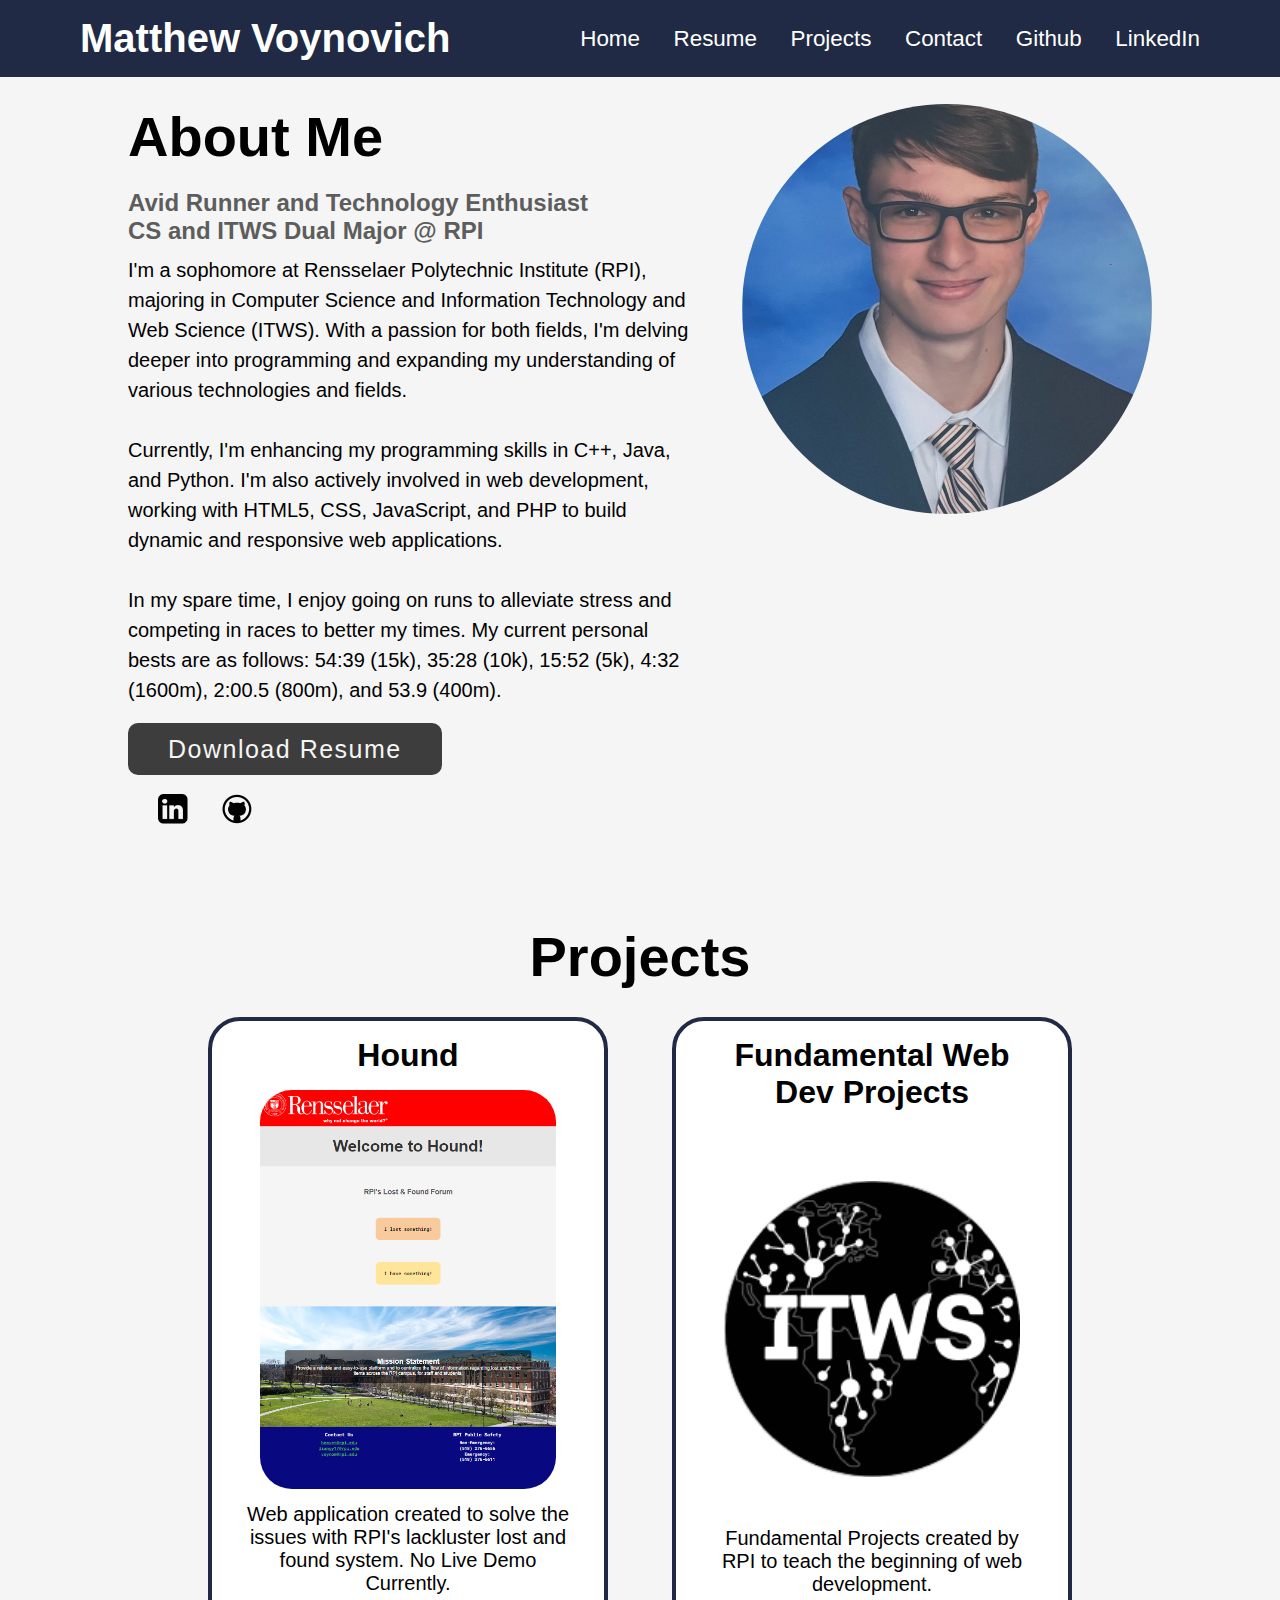
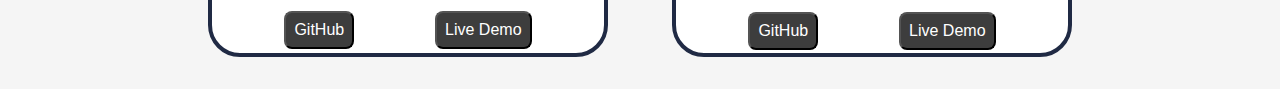
<file: index.html>
<!DOCTYPE html>
<html lang="en">
  <head>
    
    <title>Matthew Voynovich - Home</title>
    <meta http-equiv="Content-Type" content="text/html; charset=UTF-8">
    <link href="./css/index.css" rel ="stylesheet"/>
    <script type="text/javascript" src="https://ajax.googleapis.com/ajax/libs/jquery/3.7.1/jquery.min.js"></script>
    <script src="./js/displayNav.js"></script>
    
  </head>
  <body>
    <!-- NavBar added with JQuery for easier replication across pages
    <header id = "navigation">
      <a href = "#" class = "name">Matthew Voynovich</a>
      <nav class = "navbar">
        <a href = "#aboutSection">Home</a>
        <a href = "#">Projects</a>
        <a href = "./Labs/ITWS1100-Lab02-HTML/Voynom-MatthewVoynovich-resume.html" target ="_blank">Resume</a>
        <a href = "https://github.com/mvoynovich" target ="_blank">Github</a>
        <a href = "https://www.linkedin.com/in/matthew-c-voynovich" target ="_blank">LinkedIn</a>
        <a href = "#">Contact</a>
        
      </nav>
    </header> -->
    <div id = "aboutContainer">
      <div id = "about">
        <div id = "aboutSection">
          <div class = "title">
            <h1>About Me</h1>
          </div>
          <div class = "content">
            <h3>Avid Runner and Technology Enthusiast<br>CS and ITWS Dual Major @ RPI</h3>
            <p class = "aboutInfo">
              I'm a sophomore at Rensselaer Polytechnic Institute (RPI), majoring in Computer Science and Information Technology and Web Science (ITWS). With a passion for both fields, I'm delving deeper into programming and expanding my understanding of various technologies and fields. 
              <br><br>
              Currently, I'm enhancing my programming skills in C++, Java, and Python. I'm also actively involved in web development, working with HTML5, CSS, JavaScript, and PHP to build dynamic and responsive web applications.
              <br><br>
              In my spare time, I enjoy going on runs to alleviate stress and competing in races to better my times. My current personal bests are as follows: 54:39 (15k), 35:28 (10k), 15:52 (5k), 4:32 (1600m), 2:00.5 (800m), and 53.9 (400m). 
            </p>
            <div class = "moreButton">
              <a href = "./resources/MatthewVoynovich.pdf" download>Download Resume</a>
            </div>
            <div class = "links">
              <a href = "https://www.linkedin.com/in/matthew-c-voynovich" target ="_blank"><img src="./resources/LinkedIcon.png" alt = "LinkedIn Icon"></a>
              <a href = "https://github.com/mvoynovich" target ="_blank"><img src="./resources/GithubIcon.png" alt = "GitHub Icon"></a>
            </div>
          </div>
        </div>
        <div id = "imgSection">
          <img src="./resources/ProfilePicture.jpg" alt="Profile Picture">
        </div>
      </div>
    </div>
    <div id = "projectsContainer">
      <div id = "projects">
        <h1>Projects</h1>
        <div class = "allProjects">
          <div class = "project">
            <h2>Hound</h2>
            <div class = "projImg">
              <img src = "./resources/Hound.png" alt="Lost and Found Icon">
            </div>
            <p class = "projectBlurb">Web application created to solve the issues with RPI's lackluster lost and found system. No Live Demo Currently.</p>
            <div class = "buttons">
              <button class = "projButton" onclick="location.href='https://github.com/mvoynovich/LostAndFound'">GitHub</button>
              <button class = "demoButton" onclick="location.href=''">Live Demo</button>
            </div>
          </div>
          <div class = "project">
            <h2>Fundamental Web Dev Projects</h2>
            <div class = "projImg">
              <br><br><br>
              <img src = "./resources/ITWSFundamentals.png" alt="Lost and Found Icon">
              
            </div>
            <br><br>
            <p class = "projectBlurb">Fundamental Projects created by RPI to teach the beginning of web development.</p>
            <div class = "buttons">
              
              <button class = "projButton" onclick="location.href='https://github.com/mvoynovich/LostAndFound'">GitHub</button>
              <button class = "demoButton" onclick="location.href=''">Live Demo</button>
            </div>
          </div>
        </div>
      </div>
    </div>
  </body>
</html> 
<!-- 
<!DOCTYPE html>
<html lang="en">
  <head>
    
    <title>Matthew Voynovich - Home</title>
    <meta http-equiv="Content-Type" content="text/html; charset=UTF-8">
    <link href="css/index.css" rel ="stylesheet"/>
    <link rel="icon" type="image/x-icon" href="resources/Favicon.ico">
    <script type="text/javascript" src="https://ajax.googleapis.com/ajax/libs/jquery/3.7.1/jquery.min.js"></script>
    <script src="js/displayNav.js"></script>
    <script type="text/javascript" src="js/latestProjects.js"></script>
  </head>
  <body>
    <div id="text">
      <h2>About Me</h2>
      <p id = "about">
        I am Matthew Voynovich, a Computer Science and  Information Technology and Web Science dual major at Rensselaer Polytechnic Institue.  
        I am interested in all things technology and like to hyperfocus on random things I enjoy.
        I like to watch random videos on interesting topics and research more into them.
        Though I enjoy sitting back, watching videos, and playing games, I mostly enjoy going on runs to clear my mind and eliminate stress. 
        My current times in various races are:  54:39 (15k), 35:28 (10k), 15:52 (5k), 4:32 (1600m), 2:00.5 (800m), and 53.9 (400m). 
        I continue to keep runs as a staple part of my life and am the acting event coordinator for the Rensselaer Running Club.
      </p>
      <div id = "featured">
        <h2>Latest Projects </h2>
        <div id="fProjects">

        </div>
      </div>
    </div>
  </body>
</html> 
-->

<!-- 
PLACEHOLDER TEMPLATE IN CASE DYNAMIC UPDATING DOES NOT WORK
<div id="fProjects">
  <a href = "Labs/ITWS1100-Lab02-HTML/Voynom-MatthewVoynovich-resume.html">
    <h2>Resume</h2>
    <img src ="resources/ResumeIcon.png" width = "100" alt="icon of a resume">
  </a>
  <ul>
    <li>Click the Resume or LinkedIn tab on the side to see my updated resume in whatever form you wish!</li>
    <li>Created a stand-alone html resume for the class</li>
    <li>Learned new techniques in html and css</li>
    <li>Linked the resume and LinkedIn to my personal website<br><br> </li>
  </ul>
  <h2>RSS & Atom Feeds</h2>
  <img src ="resources/newspaper.png" width = "100" alt="icon of a newspaper">
  <ul>
   <li>Made both a RSS and Atom feed for webpage</li>
    <li>Contains articles about running and track events I find interesting</li>
    <li>Link to RSS: <a href = "Labs/ITWS1100-Lab4-RSS&Atom/IntroITWS-Lab4-RSS&Atom-TemplateRSS.xml">Click to view RSS feed</a></li>
    <li>Link to Atom: <a href = "Labs/ITWS1100-Lab4-RSS&Atom/IntroITWS-Lab4-RSS&Atom-TemplateAtom.xml"> Click to view Atom feed</a></li>
  </ul>
  <br>
  <a href = "Labs/ITWS1100-Lab5-JavaScript/lab5.html">
    <h2>JavaScript Form</h2>
    <img src ="resources/form.png" width = "100" alt="[description of icon]">
  </a>
  <ul>
    <li>HTML page containing a form to submit contact information</li>
    <li>Buttons to navigate back to main site</li>
    <li>Validated form by checking if user entered in all required information</li>
    <li>Read data from form without a submit</li>
    <li>Used to learn and understand javascript</li>
  </ul>
  <br>
  <a href = "Labs/ITWS1100-lab6-jQuery/lab6.html">
    <h2>JQuery Page</h2>
    <img src ="resources/jQuery.png" width = "100" alt="[description of icon]">
  </a>
  <ul>
    <li>Edited a page to have functionality using the JQuery package</li>
    <li>Used to learn how to utilize JQuery and JavaScript to make changed to a page and elements with on events</li>
    <li>Instructions for the lab are on the solution page linked (can get to the page by clicking on the Jquery image)</li>
    <li>Buttons on page to navigate back to main website</li>
  </ul>
  
    Template for adding and swapping featured projects
  <a href = "[insert link to project]">
    <h2>[project name]</h2>
    <img src ="[link to small image representing project]" width = "100" alt="[description of icon]">
  </a>
  <ul>
    <li>[comments and description about project, add as many list items as needed]</li>
  </ul>
  -->
</file>
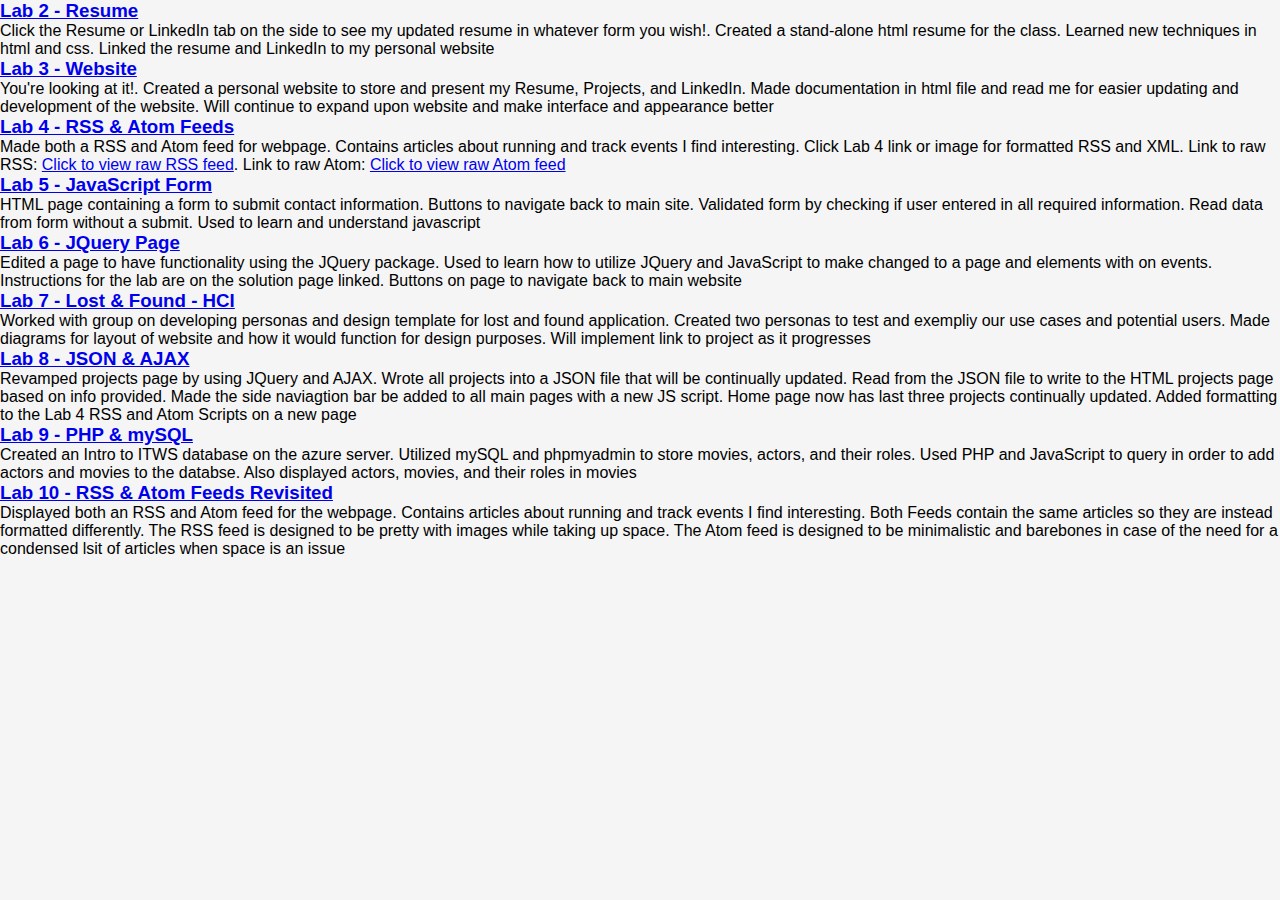
<file: pages/projects.html>
<!DOCTYPE html>
<html lang="en">
  <head>
    <base href = "../">
    <title>Matthew Voynovich - Projects</title>
    <meta http-equiv="Content-Type" content="text/html; charset=UTF-8"/>
    <link href="css/index.css" rel ="stylesheet"/>
    <script type="text/javascript" src="https://ajax.googleapis.com/ajax/libs/jquery/3.7.1/jquery.min.js"></script>
    <script type="text/javascript" src="js/displayProjects.js"></script>
    <script type="text/javascript" src="js/displayNav.js"></script>
    <link rel="icon" type="image/x-icon" href="resources/Favicon.ico">
  </head>
  <body>
    <div id="allProjects">  
    </div>
  </body>
</html>
</file>
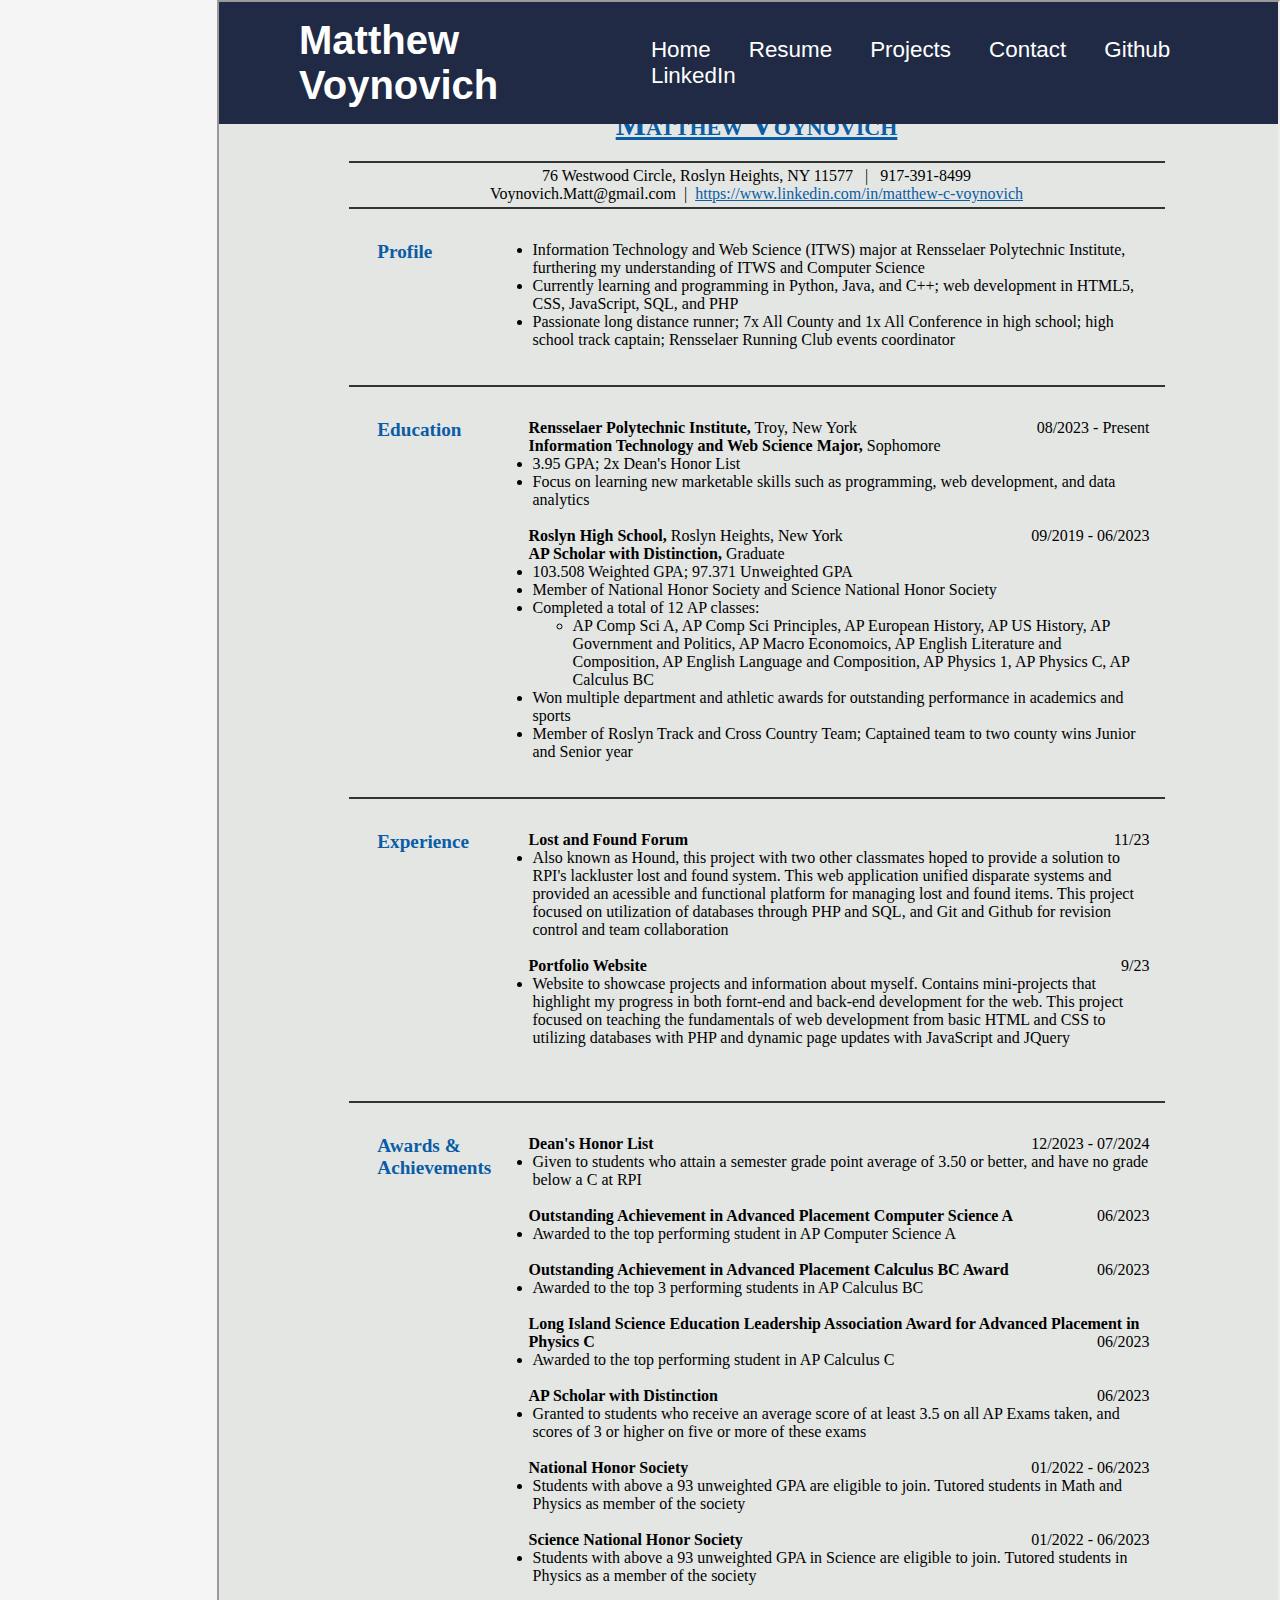
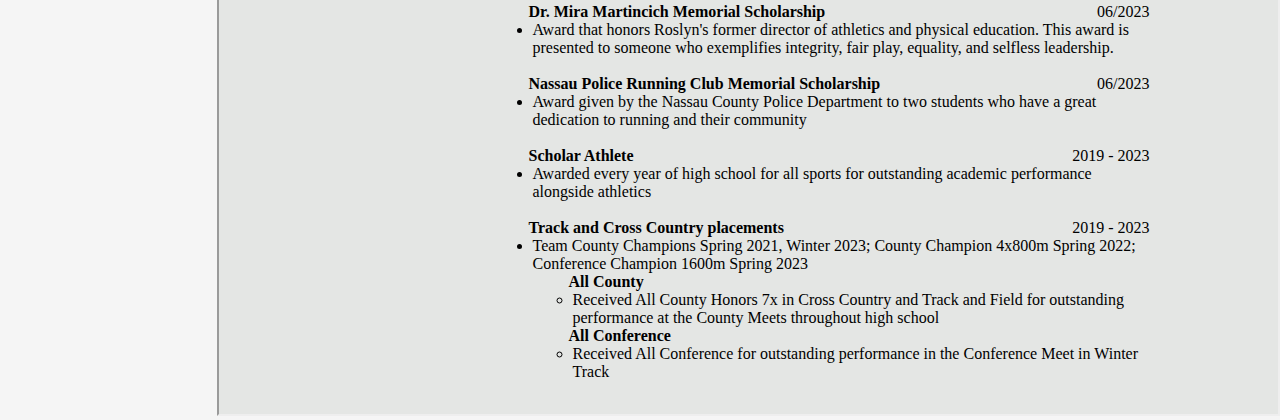
<file: pages/webResume.html>
<!DOCTYPE html>
<html lang="en">
  <head>
    <base href = "../">
    <title>Matthew Voynovich - Resume</title>
    <meta http-equiv="Content-Type" content="text/html; charset=UTF-8">
    <link href="css/index.css" rel ="stylesheet"/>
    <link href="css/pagesCss/webResume.css" rel ="stylesheet"/>
    <script type="text/javascript" src="https://ajax.googleapis.com/ajax/libs/jquery/3.7.1/jquery.min.js"></script>
    <script src="js/displayNav.js"></script>
    <link rel="icon" type="image/x-icon" href="resources/Favicon.ico">
  </head>
  <body>
    <div id = "htmlResume">
        <iframe src="../Labs/ITWS1100-Lab02-HTML/Voynom-MatthewVoynovich-resume.html"></iframe>
    </div>
  </body>
</html>
</file>
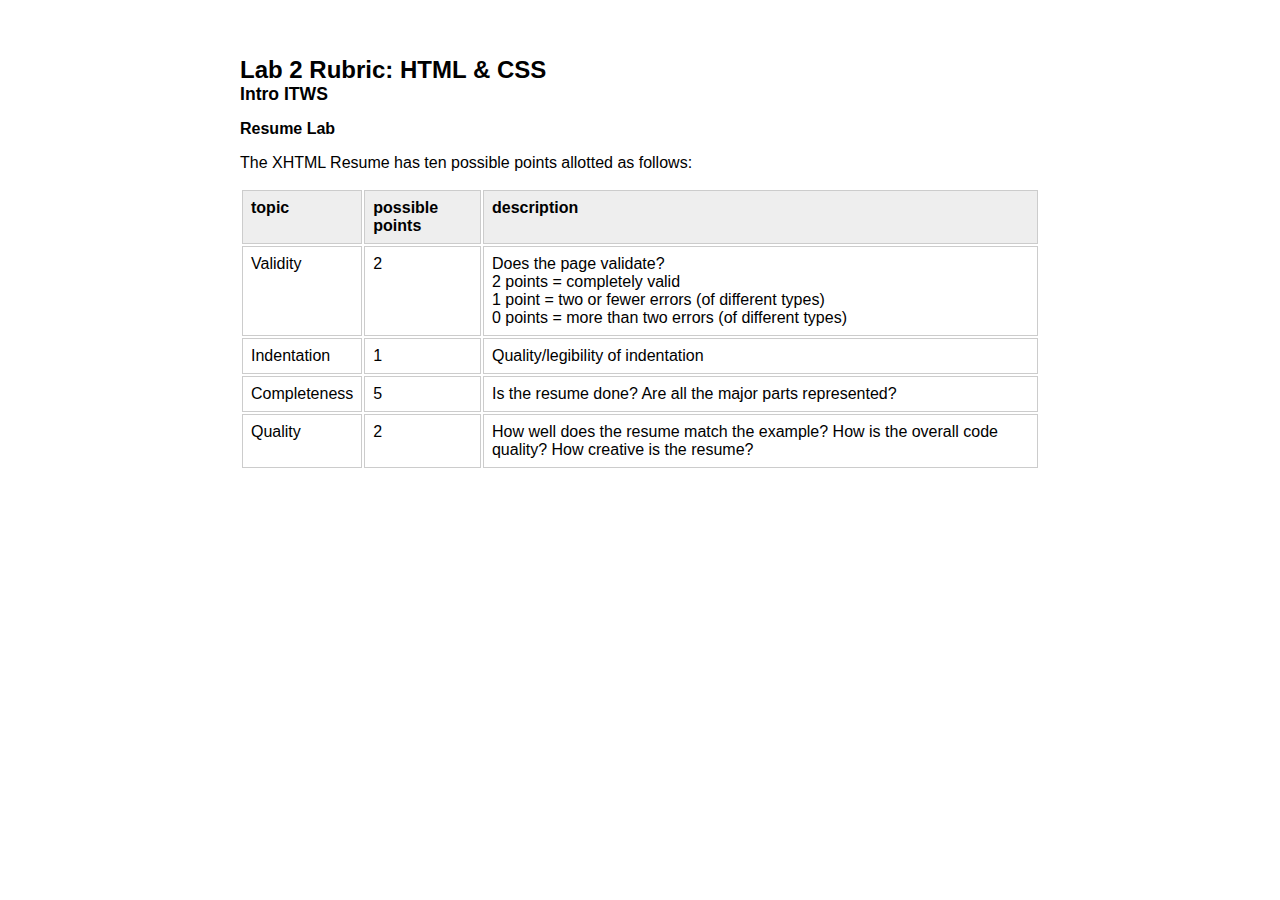
<file: Labs/ITWS1100-Lab02-HTML/Intro ITWS - Lab 2 - HTML - Rubric.html>
<!DOCTYPE html PUBLIC "-//W3C//DTD XHTML 1.0 Transitional//EN" "http://www.w3.org/TR/xhtml1/DTD/xhtml1-transitional.dtd">
<html xmlns="http://www.w3.org/1999/xhtml" xml:lang="en" lang="en">
  <head>
    <title>Lab 2 Rubric: HTML/CSS, Intro ITWS</title>
    <meta http-equiv="Content-Type" content="text/html; charset=UTF-8"/>
    <link href="http://www.rpi.edu/favicon.ico" type="image/ico" rel="icon"/>
    <link href="http://www.rpi.edu/favicon.ico" type="image/ico" rel="shortcut icon"/>
    <style type="text/css">
      body {
        font-family: Arial, Helvetica, sans-serif; 
      }
      #content {
        margin: 0 auto;
        padding: 3em 2em;
        max-width: 800px;
      }
      h1 {
        font-size: 1.5em;
        margin: 0; 
      }
      h2 {
        font-size: 1.1em;
        margin-top: 0;  
      }
      h3 {
        font-size: 1em;
        margin-top: 0;  
      }
      ol li {
        margin-bottom: 1em; 
      }
      ul li {
        margin-bottom: 1em;
      }
      ul li li {
        margin-bottom: 0;
      }
      td, th {
        padding: 0.5em; 
        vertical-align: top;
        border: 1px solid #ccc;
      }
      th {
        text-align: left;
        background-color: #eee;
        color: black;
      }
      .footnote {
        font-size: 0.8em;
        font-style: italic;
      }
    </style>
  </head>

  <body>
    <div id="content">
      <h1>Lab 2 Rubric: HTML &amp; CSS</h1>
      <h2>Intro ITWS</h2>
      
      <h3>Resume Lab</h3>
      
      <p>The XHTML Resume has ten possible points allotted as follows:</p>

      <table summary="lab 2 grading scheme">
        <tr>
          <th>topic</th>
          <th>possible points</th>
          <th>description</th>
        </tr>
        <tr>
          <td>Validity</td>
          <td>2</td>
          <td>
            Does the page validate?<br/>
            2 points = completely valid<br/>
            1 point = two or fewer errors (of different types)<br/>
            0 points = more than two errors (of different types)
          </td>
        </tr>
        <tr>
          <td>Indentation</td>
          <td>1</td>
          <td>
            Quality/legibility of indentation
          </td>
        </tr>
        <tr>
          <td>Completeness</td>
          <td>5</td>
          <td>Is the resume done? Are all the major parts represented?</td>
        </tr>
        <tr>
          <td>Quality</td>
          <td>2</td>
          <td>How well does the resume match the example? How is the overall code quality?  How creative is the resume?</td>
        </tr>
      </table>
    
    </div>
  </body>
</html>
</file>
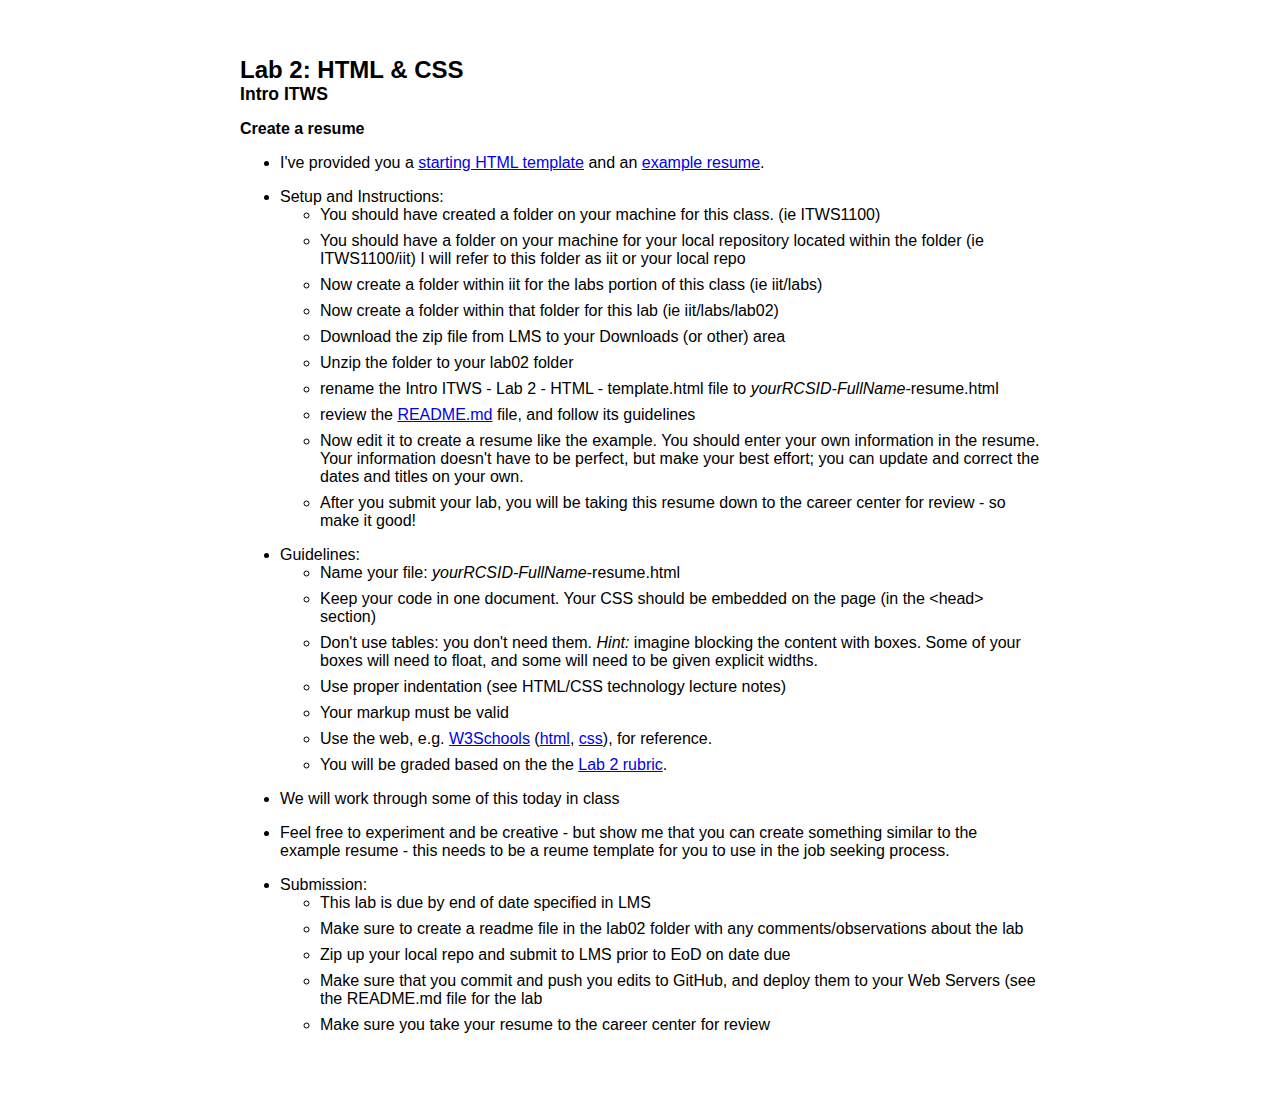
<file: Labs/ITWS1100-Lab02-HTML/ITWS1100-Lab2-HTML-Instructions.html>
<!DOCTYPE html
   PUBLIC "-//W3C//DTD XHTML 1.0 Transitional//EN" "http://www.w3.org/TR/xhtml1/DTD/xhtml1-transitional.dtd">
<html xmlns="http://www.w3.org/1999/xhtml" xml:lang="en" lang="en">

<head>
   <title>Lab 2: HTML/CSS, Intro ITWS</title>
   <meta http-equiv="Content-Type" content="text/html; charset=UTF-8" />
   <link href="http://www.rpi.edu/favicon.ico" type="image/ico" rel="icon" />
   <link href="http://www.rpi.edu/favicon.ico" type="image/ico" rel="shortcut icon" />
   <style type="text/css">
      body {
         font-family: Arial, Helvetica, sans-serif;
      }

      #content {
         margin: 0 auto;
         padding: 3em 2em;
         max-width: 800px;
      }

      h1 {
         font-size: 1.5em;
         margin: 0;
      }

      h2 {
         font-size: 1.1em;
         margin-top: 0;
      }

      h3 {
         font-size: 1em;
         margin-top: 0;
      }

      ol li {
         margin-bottom: 1em;
      }

      ul li {
         margin-bottom: 1em;
      }

      ul li li {
         margin-bottom: 0.5em;
      }
   </style>
</head>

<body>
   <div id="content">
      <h1>Lab 2: HTML &amp; CSS</h1>
      <h2>Intro ITWS</h2>

      <h3>Create a resume</h3>

      <ul>
         <li>
            I've provided you a <a href="Intro ITWS - Lab 2 - HTML - template.html">starting HTML template</a>
            and an <a href="Intro ITWS - Lab 2 - HTML - Example Resume.gif">example resume</a>.
         </li>
         <li>
            Setup and Instructions:
            <ul>
               <li>You should have created a folder on your machine for this class. (ie ITWS1100)</li>
               <li>You should have a folder on your machine for your local repository located within the folder (ie
                  ITWS1100/iit) I will refer to this folder as iit or your local repo</li>
               <li>Now create a folder within iit for the labs portion of this class (ie iit/labs)</li>
               <li>Now create a folder within that folder for this lab (ie iit/labs/lab02)</li>
               <li>Download the zip file from LMS to your Downloads (or other) area</li>
               <li>Unzip the folder to your lab02 folder</li>
               <li>rename the Intro ITWS - Lab 2 - HTML - template.html file to <em>yourRCSID-FullName</em>-resume.html
               </li>
               <li>review the <a href="README.md">README.md</a> file, and follow its guidelines</li>
               <li>Now edit it to create a resume like the example. You should enter your own information in the resume.
                  Your information doesn't have to be perfect, but make your best effort; you can update and correct the
                  dates and titles on your own. </li>
               <li>After you submit your lab, you will be taking this resume down to the career center for review - so
                  make it good!</li>
            </ul>
         </li>
         <li>
            Guidelines:
            <ul>
               <li>
                  Name your file: <em>yourRCSID-FullName</em>-resume.html
               </li>
               <li>
                  Keep your code in one document. Your CSS should be embedded on
                  the page (in the &lt;head&gt; section)
               </li>
               <li>
                  Don't use tables: you don't need them. <em>Hint:</em> imagine blocking
                  the content with boxes. Some of your boxes will need to float, and
                  some will need to be given explicit widths.
               </li>
               <li>
                  Use proper indentation (see HTML/CSS technology lecture notes)
               </li>
               <li>
                  Your markup must be valid
               </li>
               <li>
                  Use the web, e.g. <a href="http://www.w3schools.com/">W3Schools</a>
                  (<a href="http://www.w3schools.com/tags/ref_byfunc.asp">html</a>,
                  <a href="http://www.w3schools.com/cssref/default.asp">css</a>),
                  for reference.
               </li>
               <li>
                  You will be graded based on the the <a href="Intro ITWS - Lab 2 - HTML - Rubric.html">Lab 2
                     rubric</a>.
               </li>
            </ul>
         </li>
         <li>
            We will work through some of this today in class
         </li>
         <li>
            Feel free to experiment and be creative - but show me that you can create
            something similar to the example resume - this needs to be a reume template for you to use in the job
            seeking process.
         </li>
         <li>
            Submission:
            <ul>
               <li>This lab is due by end of date specified in LMS</li>
               <li>Make sure to create a readme file in the lab02 folder with any comments/observations about the lab
               </li>
               <li>Zip up your local repo and submit to LMS prior to EoD on date due</li>
               <li>Make sure that you commit and push you edits to GitHub, and deploy them to your Web Servers (see the
                  README.md file for the lab</li>
               <li>Make sure you take your resume to the career center for review</li>
            </ul>
         </li>
      </ul>


   </div>
</body>

</html>
</file>
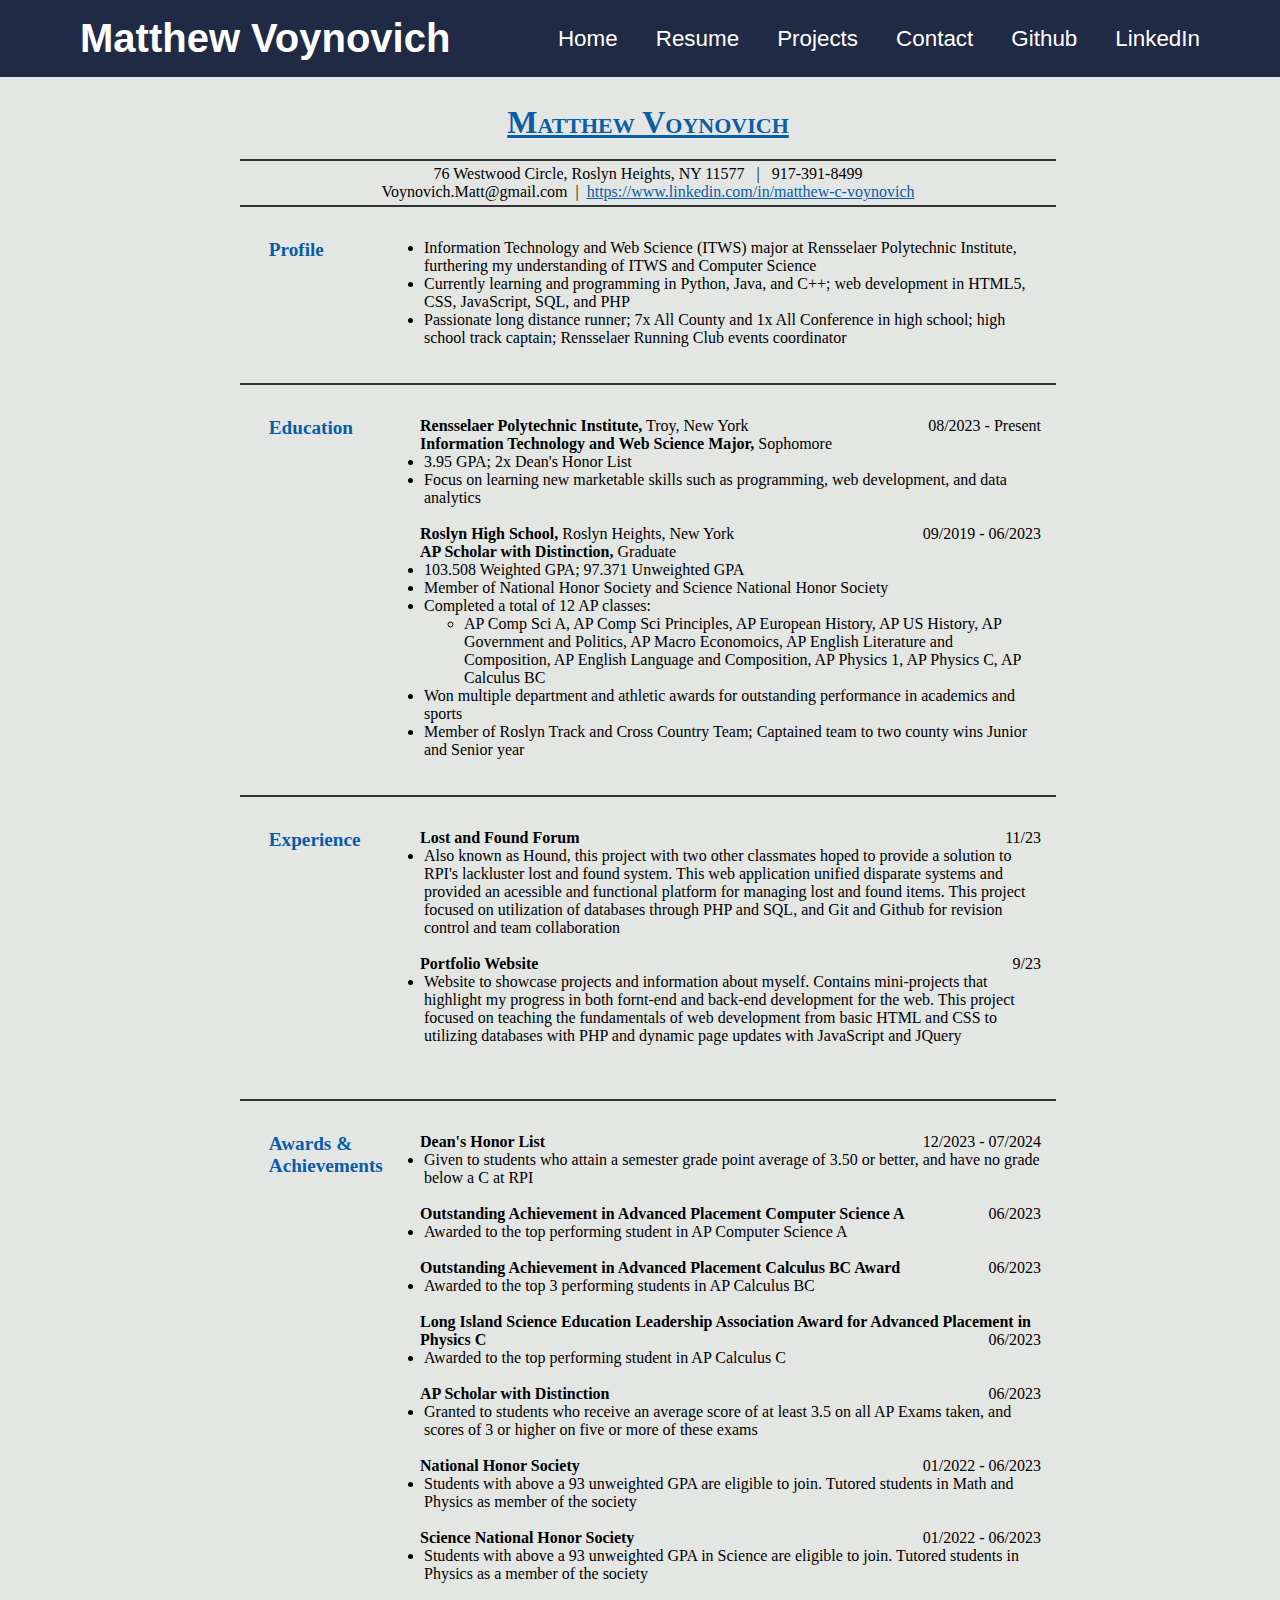
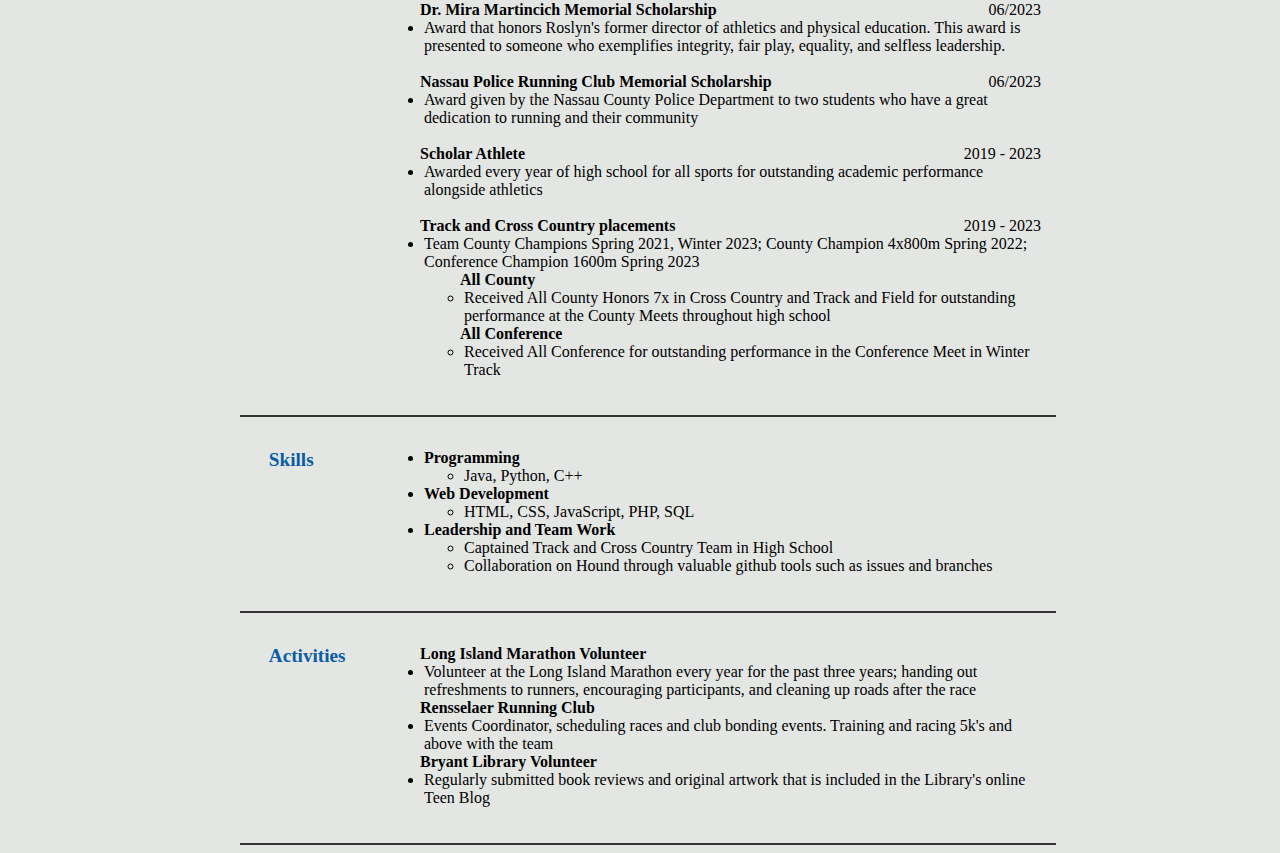
<file: Labs/ITWS1100-Lab02-HTML/Voynom-MatthewVoynovich-resume.html>
<!DOCTYPE html>
<html lang="en">

<head>
   <meta charset="UTF-8" />
   <title>Matthew Voynovich</title>
   <style>
      html {
         width: 8.5in;
         margin: auto;
      }
      body {
         width: 100%;
         font-family: 'Times New Roman', Times, serif;
         background-color: #e4e6e4;
      }
      h1 {
         text-align: center;
         margin: 0;
         padding: 0;
         font-variant: small-caps;
      }
      h1 a{
         color: #0a5da5;
      }
      li a {
         color: #0a5da5;
      }
    
      h2 {
         float: left;
         clear: left;
         width: 150px;
         margin: 0px 0px 100px 1.50em;
         padding: 0;
         font-size: 1.2em;
         color: #0a5da5;
      }

      .leader {
         color: #3386FF;
      }


      #contactInfo {
         border-top: 2px solid #333;
         border-bottom: 2px solid #333;
         padding: 4px 0 4px 0;
         margin: 0;
         text-align: center;
         white-space: nowrap;
      }

      #contactInfo li {
         display: inline;
         list-style: none;
         margin: 0 0.25em 0 0.25em;
      }

      #nameWrapper {
         width: 100%;
         float: left;
         clear: both;
      }

      .indent {
         margin: 0 15px 0 9em;
      }

      a {
         color: black;
      }

      div {
         width: 100%;
         margin: 2em 0px 0px 0px;
         border-bottom: 2px solid #333;

      }

      mark {
         float: right;
         background: 0;
      }

      p {
         margin: 0 15px 0 180px;
      }

      .tab{
         text-indent: 2.5em;
      }

      .noBullet{
         list-style-type: none;
      }

      #navigation {
         box-sizing: border-box;
         font-family: Arial, Helvetica, sans-serif;
         position: fixed;
         top:0;
         left:0;
         width: 100%;
         padding: 1em 5em;
         display: flex;
         justify-content: space-between;
         align-items: center;
         z-index: 100;
         background-color: #202A44;
       }
       .name {
         box-sizing: border-box;
         font-family: Arial, Helvetica, sans-serif;
         font-size: 2.5em;
         color: white;
         text-decoration: none;
         font-weight: 700;
       }
       
       .navbar a{
         box-sizing: border-box;
         font-family: Arial, Helvetica, sans-serif;
         position: relative;
         font-size: 1.4em;
         color: white;
         font-weight: 500;
         text-decoration: none;
         margin-left: 1.5em;
       }
       
       .navbar a::before{
         box-sizing: border-box;
         font-family: Arial, Helvetica, sans-serif;
         content: "";
         position: absolute;
         top: 100%;
         left:0;
         width: 0;
         height: 0.125em;
         background: white;
         transition: .3s;
       }
       
       .navbar a:hover::before{ 
         box-sizing: border-box;
         font-family: Arial, Helvetica, sans-serif;
         width:100%;
       }
       #ResumeStart{
         padding-top: 3em;
       }
   </style>
</head>

<body>
   <header id = "navigation">
      <a href = "#" class = "name">Matthew Voynovich</a>
      <nav class = "navbar">
        <a href = "/index.html#aboutContainer">Home</a>
        <a href = "/Labs/ITWS1100-Lab02-HTML/Voynom-MatthewVoynovich-resume.html">Resume</a>
        <a href = "/index.html#projectsContainer">Projects</a>
        <a href = "#">Contact</a>
        <a href = "https://github.com/mvoynovich" target ="_blank">Github</a>
        <a href = "https://www.linkedin.com/in/matthew-c-voynovich" target ="_blank">LinkedIn</a>
        
        
      </nav>
    </header>
   <h1 id="ResumeStart"><a href="https://www.linkedin.com/in/matthew-c-voynovich" target ="_blank">Matthew Voynovich</a></h1><br>
   <ul id="contactInfo">
      <li>76 Westwood Circle, Roslyn Heights, NY 11577</li><li> |</li>
      <li>917-391-8499</li>
      <br><li>Voynovich.Matt@gmail.com</li><li>|</li><li><a href = "https://www.linkedin.com/in/matthew-c-voynovich" >https://www.linkedin.com/in/matthew-c-voynovich</a></li>
   </ul>
   <div id="profile">
      <h2>Profile</h2>
      <ul class = "indent">
         <li>Information Technology and Web Science (ITWS) major at Rensselaer Polytechnic Institute, furthering my understanding of ITWS and Computer Science</li>
         <li>Currently learning and programming in Python, Java, and C++; web development in HTML5, CSS, JavaScript, SQL, and PHP</li>
         <li>Passionate long distance runner; 7x All County and 1x All Conference in high school; high school track captain; Rensselaer Running Club events coordinator<br><br><br></li>
      </ul>
   </div>
   
   <div id="education">
      <h2>Education</h2>
      <p>
         <strong>Rensselaer Polytechnic Institute,</strong> Troy, New York <mark>08/2023 - Present</mark><br>
         <strong>Information Technology and Web Science Major,</strong> Sophomore
      </p>
      <ul class = indent>
            <li> 3.95 GPA; 2x Dean's Honor List</li>
            <li>Focus on learning new marketable skills such as programming, web development, and data analytics<br><br></li>
      </ul>
      <p>
         <strong>Roslyn High School,</strong> Roslyn Heights, New York <mark>09/2019 - 06/2023</mark><br>
         <strong>AP Scholar with Distinction,</strong> Graduate<br>
      </p>
      
      <ul class = "indent">
         <li>103.508 Weighted GPA; 97.371 Unweighted GPA</li>
         <li>Member of National Honor Society and Science National Honor Society</li>
         <li>Completed a total of 12 AP classes:</li>
         <li class = "noBullet">
            <ul>
               <li>AP Comp Sci A, AP Comp Sci Principles, AP European History, AP US History, AP Government and Politics,
               AP Macro Economoics, AP English Literature and Composition, AP English Language and Composition, AP Physics 1, AP Physics C, AP Calculus BC</li>
            </ul>
         </li>
         <li>Won multiple department and athletic awards for outstanding performance in academics and sports</li>
         <li>Member of Roslyn Track and Cross Country Team; Captained team to two county wins Junior and Senior year<br><br><br></li>
      </ul>
   </div>
   
   <div id = "experience">
      <h2>Experience</h2>
      <p>
         <strong>Lost and Found Forum</strong><mark>11/23</mark>
      </p>
      <ul class = "indent">
         <li>Also known as Hound, this project with two other classmates hoped to provide a solution to RPI's lackluster lost and found system. This web application unified disparate systems and provided an acessible and functional platform for managing lost and found items. This project focused on utilization of databases through PHP and SQL, and Git and Github for revision control and team collaboration</li>
      </ul>
      <br><p>
         <strong>Portfolio Website</strong><mark>9/23</mark>
      </p>
      <ul class = "indent">
         <li>Website to showcase projects and information about myself. Contains mini-projects that highlight my progress in both fornt-end and back-end development for the web. This project focused on teaching the fundamentals of web development from basic HTML and CSS to utilizing databases with PHP and dynamic page updates with JavaScript and JQuery</li>
      </ul><br><br><br>
   </div>

   <div id="awards">
      <h2>Awards & Achievements</h2>
      <p>
         <strong>Dean's Honor List</strong><mark>12/2023 - 07/2024</mark>
      </p>
      <ul class="indent">
         <li>Given to students who attain a semester grade point average of 3.50 or better, and have no grade below a C at RPI</li>
      </ul>
      <p>
         <br><strong>Outstanding Achievement in Advanced Placement Computer Science A</strong><mark>06/2023</mark>
      </p>
      <ul class="indent">
         <li>Awarded to the top performing student in AP Computer Science A</li>
      </ul>
      <p>
         <br><strong>Outstanding Achievement in Advanced Placement Calculus BC Award</strong><mark>06/2023</mark>
      </p>
      <ul class="indent">
         <li>Awarded to the top 3 performing students in AP Calculus BC</li>
      </ul>
      <p>
         <br><strong>Long Island Science Education Leadership Association Award for Advanced Placement in Physics C</strong><mark>06/2023</mark>
      </p>
      <ul class="indent">
         <li>Awarded to the top performing student in AP Calculus C</li>
      </ul>
      <p>
         <br><strong>AP Scholar with Distinction</strong><mark>06/2023</mark>
      </p>
      <ul class="indent">
         <li>Granted to students who receive an average score of at least 3.5 on all AP Exams taken, and scores of 3 or higher on five or more of these exams</li>
      </ul>
      <p>
         <br><strong>National Honor Society</strong><mark>01/2022 - 06/2023</mark>
      </p>
      <ul class="indent">
         <li>Students with above a 93 unweighted GPA are eligible to join. Tutored students in Math and Physics as member of the society</li>
      </ul>
      <p>
         <br><strong>Science National Honor Society</strong><mark>01/2022 - 06/2023</mark>
      </p>
      <ul class="indent">
         <li>Students with above a 93 unweighted GPA in Science are eligible to join. Tutored students in Physics as a member of the society</li>
      </ul>
      <p>
         <br><strong>Dr. Mira Martincich Memorial Scholarship</strong><mark>06/2023</mark>
      </p>
      <ul class="indent">
         <li>Award that honors Roslyn's former director of athletics and physical education. 
            This award is presented to someone who exemplifies integrity, fair play, equality, and selfless leadership.</li>
      </ul>
      <p>
         <br><strong>Nassau Police Running Club Memorial Scholarship</strong><mark>06/2023</mark>
      </p>
      <ul class="indent">
         <li>Award given by the Nassau County Police Department to two students who have a great dedication to running and their community</li>
      </ul>
      <p>
         <br><strong>Scholar Athlete</strong><mark>2019 - 2023</mark>
      </p>
      <ul class="indent">
         <li>Awarded every year of high school for all sports for outstanding academic performance alongside athletics</li>
      </ul>
      <p>
         <br><strong>Track and Cross Country placements</strong><mark>2019 - 2023</mark>
      </p>
      <ul class="indent">
         <li>Team County Champions Spring 2021, Winter 2023; County Champion 4x800m Spring 2022; Conference Champion 1600m Spring 2023</li>   
      </ul>
      <p class = "tab">
         <strong>All County</strong>
      </p>
      <ul class = "indent">
         <li class = "noBullet">
            <ul>
               <li>Received All County Honors 7x in Cross Country and Track and Field for outstanding performance at the County Meets throughout high school</li>
            </ul>
         </li>
      </ul>
      <p class = "tab">
         <strong>All Conference</strong>
      </p>
      <ul class ="indent">
         <li class ="noBullet">
            <ul>
               <li>Received All Conference for outstanding performance in the Conference Meet in Winter Track<br><br><br></li>
            </ul>
         </li>
      </ul>
   </div>

   <div>
      <h2>Skills</h2>
      <ul class="indent">
         <li><strong>Programming</strong></li>
         <li class = "noBullet">
            <ul>
               <li>Java, Python, C++</li>
            </ul>
         </li>
         <li><strong>Web Development</strong></li>
         <li class = "noBullet">
            <ul>
               <li>HTML, CSS, JavaScript, PHP, SQL</li>
            </ul>
         </li>
         <li><strong>Leadership and Team Work</strong></li>
         <li class = "noBullet">   
            <ul>
               <li>Captained Track and Cross Country Team in High School</li>
               <li>Collaboration on Hound through valuable github tools such as issues and branches<br><br><br></li>
            </ul>
         </li>
      </ul>
   </div>

   <div>
      <h2>Activities</h2>
      <p>
         <Strong>Long Island Marathon Volunteer</Strong>
      </p>
      <ul class="indent">   
         <li>Volunteer at the Long Island Marathon every year for the past three years;
             handing out refreshments to runners, encouraging participants, and cleaning up roads after the race</li>
      </ul>
      <p>
         <strong>Rensselaer Running Club</strong>
      </p>
      <ul class="indent">
         <li>Events Coordinator, scheduling races and club bonding events. Training and racing 5k's and above with the team</li>
      </ul>
      <p>
         <strong>Bryant Library Volunteer</strong>
      </p>
      <ul class="indent">   
         <li>Regularly submitted book reviews and original artwork that is included in the Library's online Teen Blog<br><br><br></li>
      </ul>
   </div>
</body>
</html>
</file>
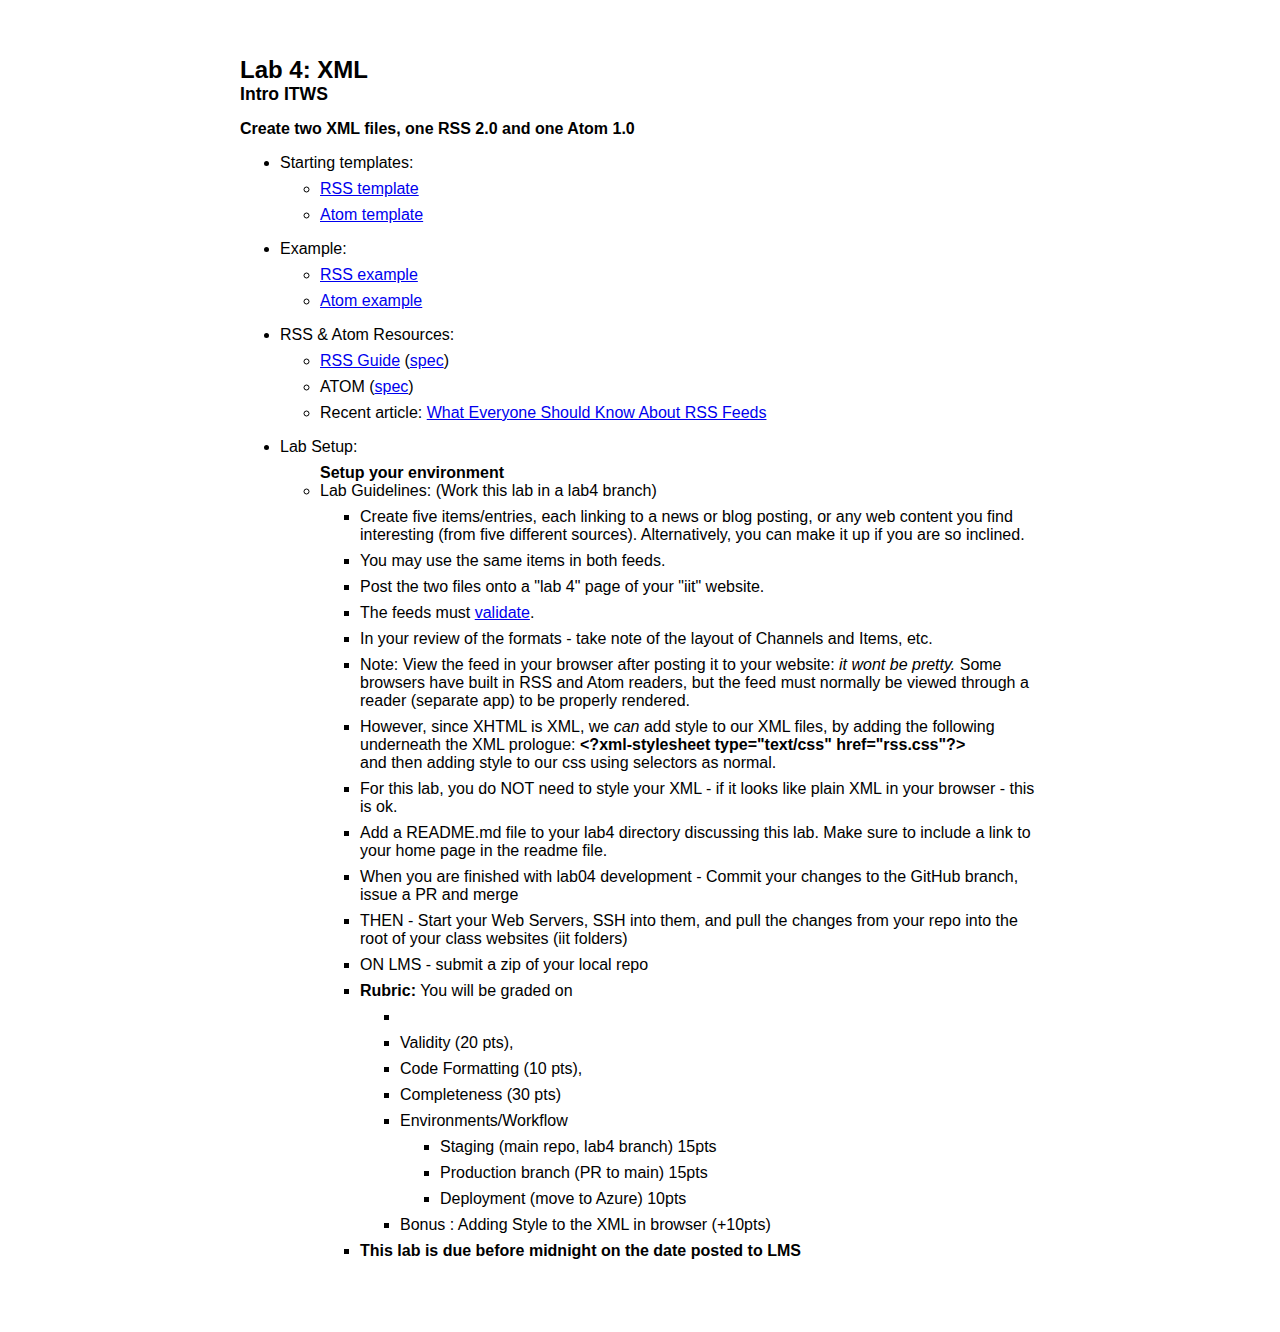
<file: Labs/ITWS1100-Lab4-RSS&Atom/IntroITWS-Lab4-RSS&Atom-Instructions.html>
<!DOCTYPE html>
<html>

<head>
   <title>Lab 4: XML, Intro ITWS</title>
   <meta http-equiv="Content-Type" content="text/html; charset=UTF-8" />
   <link href="http://www.rpi.edu/favicon.ico" type="image/ico" rel="icon" />
   <link href="http://www.rpi.edu/favicon.ico" type="image/ico" rel="shortcut icon" />
   <style type="text/css">
      body {
         font-family: Arial, Helvetica, sans-serif;
      }

      #content {
         margin: 0 auto;
         padding: 3em 2em;
         max-width: 800px;
      }

      h1 {
         font-size: 1.5em;
         margin: 0;
      }

      h2 {
         font-size: 1.1em;
         margin-top: 0;
      }

      h3 {
         font-size: 1em;
         margin-top: 0;
      }

      ol li {
         margin-bottom: 1em;
      }

      ul li {
         margin-bottom: 1em;
      }

      ul li li {
         margin-bottom: 0.5em;
      }

      ul ul,
      ul ol {
         margin-top: 0.5em;
      }
   </style>
</head>

<body>
   <div id="content">
      <h1>Lab 4: XML</h1>
      <h2>Intro ITWS</h2>

      <h3>Create two XML files, one RSS 2.0 and one Atom 1.0</h3>

      <ul>
         <li>
            Starting templates:
            <ul>
               <li><a href="Intro ITWS - Lab 4 - RSS&Atom - TemplateRSS.xml">RSS template</a></li>
               <li><a href="Intro ITWS - Lab 4 - RSS&Atom - TemplateAtom.xml">Atom template</a></li>
            </ul>
         </li>
         <li>
            Example:
            <ul>
               <li><a href="Intro ITWS-Lab4-RSS&Atom-AtomExample-TheEconomist-ScienceAndTechnologyBlog-Oct17.xml">RSS
                     example</a></li>
               <li><a href="RPIeventsFeed-AtomExample.xml">Atom example</a></li>
            </ul>
         </li>
         <li>
            RSS &amp; Atom Resources:
            <ul>
               <li>
                  <a href="http://www.w3schools.com/xml/xml_rss.asp">RSS Guide</a>
                  (<a href="http://cyber.law.harvard.edu/rss/rss.html">spec</a>)
               </li>
               <li>ATOM
                  (<a href="http://tools.ietf.org/html/rfc4287">spec</a>)
               </li>
               <li>
                  Recent article: <a href="https://www.lifewire.com/rss-101-3482781">What Everyone Should Know About RSS
                     Feeds</a>
               </li>
            </ul>
         </li>
         <li>
            Lab Setup:
            <ul><strong>Setup your environment</strong>

               <li>Lab Guidelines: (Work this lab in a lab4 branch)</li>
               <ul>
                  <li>
                     Create five items/entries, each linking to a news or blog posting,
                     or any web content you find interesting (from five different sources). Alternatively, you can make
                     it
                     up if you are so inclined.
                  </li>
                  <li>You may use the same items in both feeds.</li>
                  <li>Post the two files onto a &quot;lab 4&quot; page of your &quot;iit&quot; website.</li>
                  <li>The feeds must <a target="_blank"
                        href="http://validator.w3.org/feed/#validate_by_input">validate</a>.
                  </li>
                  <li>In your review of the formats - take note of the layout of Channels and Items, etc.</li>
                  <li>
                     Note: View the feed in your browser after posting it to your website: <em>it wont be pretty.</em>
                     Some
                     browsers have built in RSS and Atom readers, but the feed must normally be viewed through a reader
                     (separate app) to be properly rendered. </li>
                  <li>
                     However, since XHTML is XML, we <em>can</em> add style to our XML files, by adding the following
                     underneath the XML prologue:
                     <strong>&lt;?xml-stylesheet type="text/css" href="rss.css"?&gt;</strong>
                     <br />and then adding style to our css using selectors as normal.
                  </li>
                  <li>
                     For this lab, you do NOT need to style your XML - if it looks like plain XML in your browser - this
                     is
                     ok.
                  </li>
                  <li>Add a README.md file to your lab4 directory discussing this lab. Make sure to include a link to
                     your
                     home page in the readme file.</li>
                  <li>When you are finished with lab04 development - Commit your changes to the GitHub branch, issue a
                     PR and merge</li>

                  <li>THEN - Start your Web Servers, SSH into them, and pull the changes from your repo into the root of
                     your class websites (iit folders)</li>
                  <li>ON LMS - submit a zip of your local repo</li>

                  <li><strong>Rubric:</strong> You will be graded on
                     <ul>
                        <li></li>
                        <li>Validity (20 pts),</li>
                        <li>Code Formatting (10 pts),</li>
                        <li>Completeness (30 pts)</li>
                        <li>Environments/Workflow
                           <ul>
                              <li>Staging (main repo, lab4 branch) 15pts</li>
                              <li>Production branch (PR to main) 15pts</li>
                              <li>Deployment (move to Azure) 10pts</li>
                           </ul>
                        <li>Bonus : Adding Style to the XML in browser (+10pts)</li>
                     </ul>
                  </li>
                  <li><strong>This lab is due before midnight on the date posted to LMS</strong></li>
               </ul>
         </li>
      </ul>

   </div>
</body>

</html>
</file>
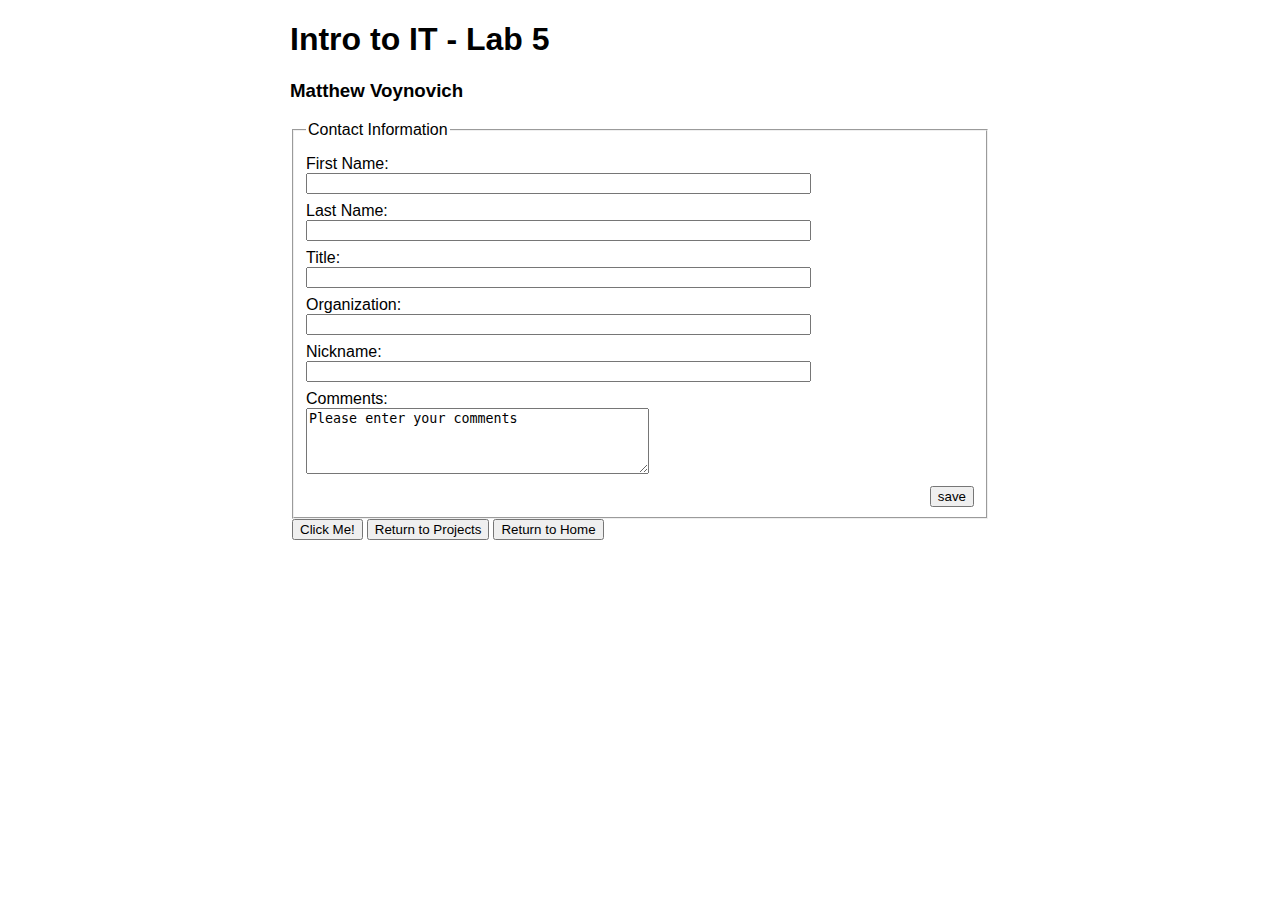
<file: Labs/ITWS1100-Lab5-JavaScript/lab5.html>
<!DOCTYPE html>
<html lang="en">

<head>
   <title>Lab 5</title>
   <meta charset="UTF-8" />
   <link href="lab5.css" rel="stylesheet" type="text/css" />
   <script type="text/javascript" src="lab5.js"></script>
</head>

<body>
   <div id="bodyBlock">
      <h1>Intro to IT - Lab 5</h1>
      <h3>Matthew Voynovich</h3>
      <form id="addForm" name="addForm" action="#" method="post" onsubmit="return validate(this);">
         <fieldset>
            <legend>Contact Information</legend>
            <div class="formData">

               <label for="firstName">First Name:</label>
               <div class="value"><input type="text" size="60" value="" name="firstName" id="firstName" /></div>

               <label for="lastName">Last Name:</label>
               <div class="value"><input type="text" size="60" value="" name="lastName" id="lastName" /></div>

               <label for="title">Title:</label>
               <div class="value"><input type="text" size="60" value="" name="title" id="title" /></div>

               <label for="org">Organization:</label>
               <div class="value"><input type="text" size="60" value="" name="org" id="org" /></div>

               <label for="pseudonym">Nickname:</label>
               <div class="value"><input type="text" size="60" value="" name="pseudonym" id="pseudonym" /></div>

               <label for="comments">Comments:</label>
               <div class="value"><textarea rows="4" cols="40" name="comments"
                     id="comments" onfocus="updateText(this.id);" onblur="updateText(this.id);">Please enter your comments</textarea></div>

               <input type="submit" value="save" id="save" name="save" />
            </div>
         </fieldset>
      </form>
      <button type = "button" onclick = "clickMe();" class = "buttons">
         Click Me!
      </button>
      <form action = '../../pages/projects.html' class = "buttons">
         <button type = "Submit">Return to Projects</button>
      </form>
      <form action = '../../index.html' class = "buttons">
         <button type = "Submit">Return to Home</button>
      </form>
   </div>
</body>

</html>
</file>
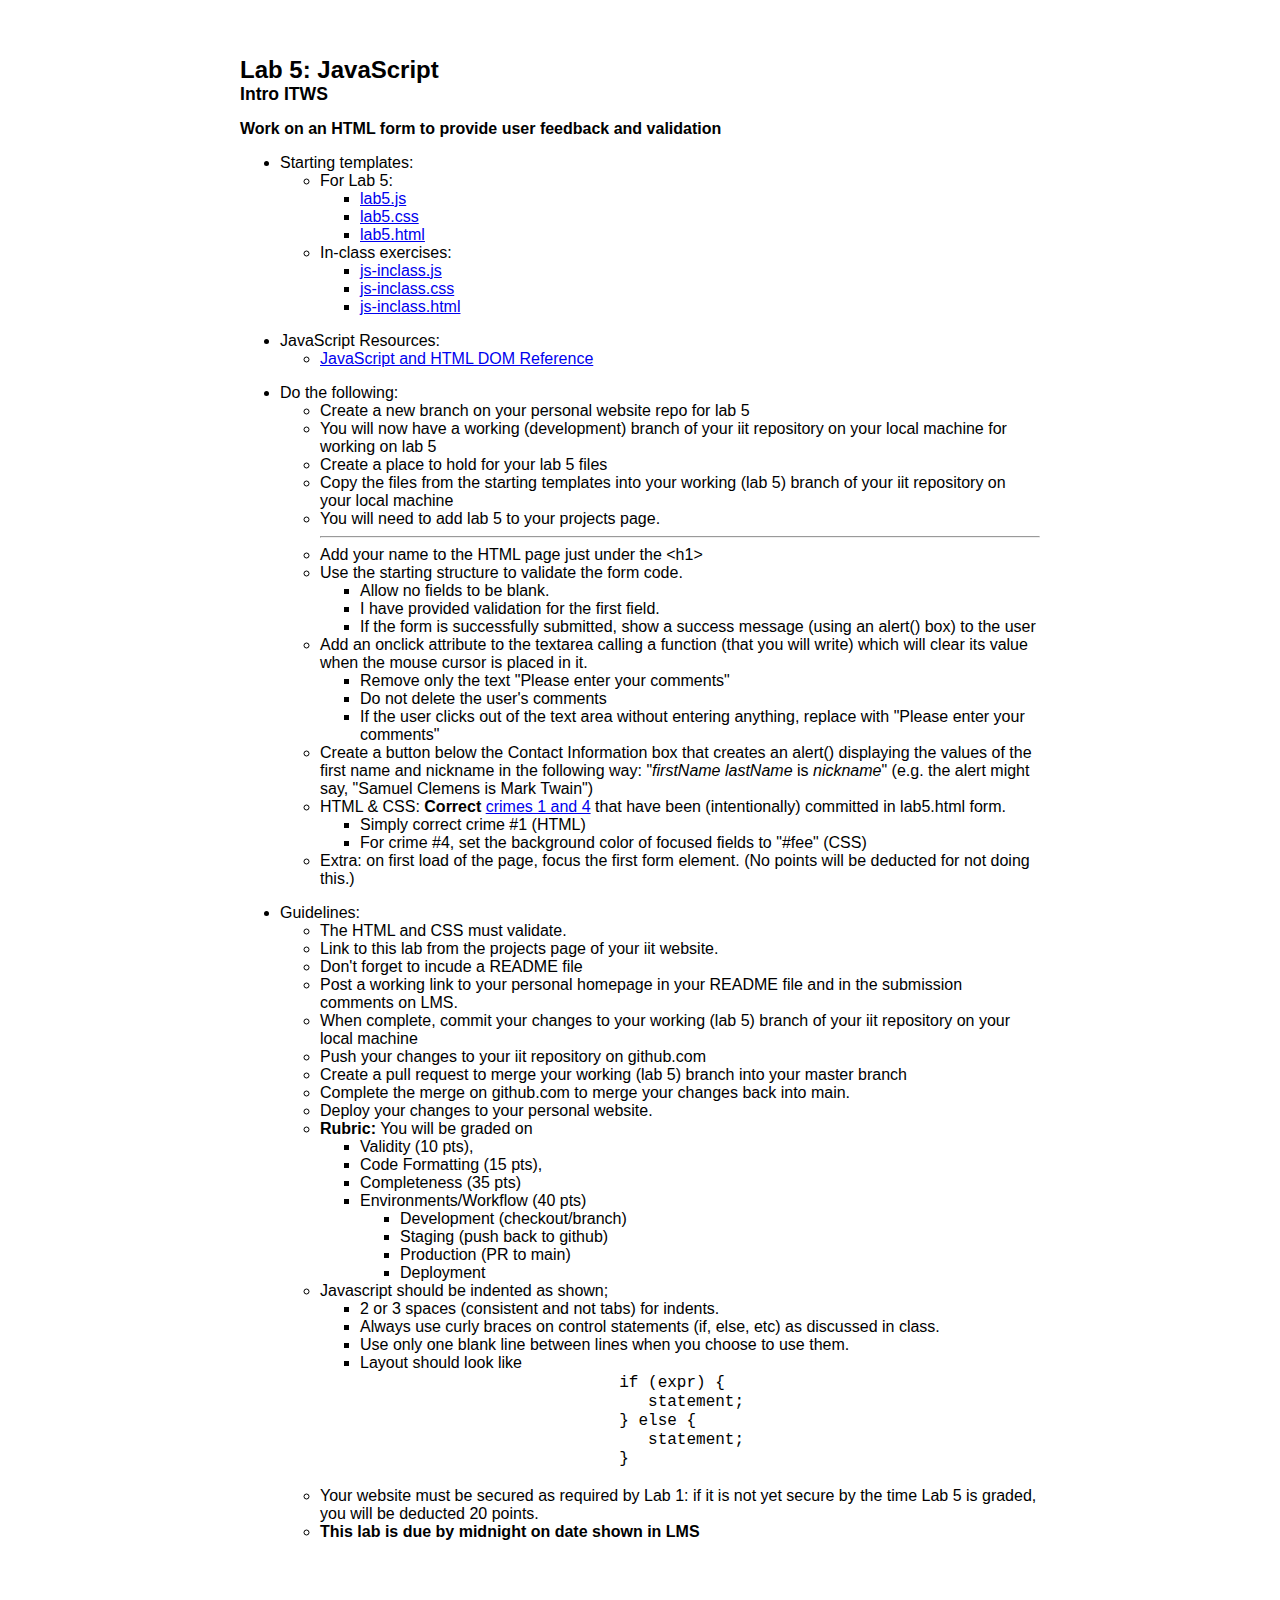
<file: Labs/ITWS1100-Lab5-JavaScript/lab5Instructions.html>
<!DOCTYPE html>
<html lang="en">

<head>
   <title>Lab 5: JavaScript, Intro ITWS</title>
   <meta charset="UTF-8" />
   <link href="http://www.rpi.edu/favicon.ico" type="image/ico" rel="icon" />
   <link href="http://www.rpi.edu/favicon.ico" type="image/ico" rel="shortcut icon" />
   <style type="text/css">
      body {
         font-family: Arial, Helvetica, sans-serif;
      }

      #content {
         margin: 0 auto;
         padding: 3em 2em;
         max-width: 800px;
      }

      h1 {
         font-size: 1.5em;
         margin: 0;
      }

      h2 {
         font-size: 1.1em;
         margin-top: 0;
      }

      h3 {
         font-size: 1em;
         margin-top: 0;
      }

      ol li {
         margin-bottom: 1em;
      }

      ul li {
         margin-bottom: 1em;
      }

      ul li li {
         margin-bottom: 0;
      }

      .pre {
         white-space: pre;
         font-family: Courier New, Courier, mono;
      }
   </style>
</head>

<body>
   <div id="content">
      <h1>Lab 5: JavaScript</h1>
      <h2>Intro ITWS</h2>

      <h3>Work on an HTML form to provide user feedback and validation</h3>

      <ul>
         <li>
            Starting templates:
            <ul>
               <li>
                  For Lab 5:
                  <ul>
                     <li><a target="_blank" href="lab5.js">lab5.js</a></li>
                     <li><a target="_blank" href="lab5.css">lab5.css</a></li>
                     <li><a target="_blank" href="lab5.html">lab5.html</a></li>
                  </ul>
               </li>
               <li>In-class exercises:
                  <ul>
                     <li><a target="_blank" href="js-inclass.js">js-inclass.js</a></li>
                     <li><a target="_blank" href="js-inclass.css">js-inclass.css</a></li>
                     <li><a target="_blank" href="js-inclass.html">js-inclass.html</a></li>
                  </ul>
               </li>
               <!-- <li>
              Everything zipped up for your convenience:
              <ul>
                <li><a href="Lab5-JavaScript.zip">Lab5-JavaScript.zip</a></li>
              </ul>
            </li> -->
            </ul>
         </li>
         <li>
            JavaScript Resources:
            <ul>
               <li>
                  <a target="_blank" rel="noopener noreferrer"
                     href="http://www.w3schools.com/jsref/default.asp">JavaScript and HTML DOM Reference</a>
               </li>
            </ul>
         </li>
         <li>
            Do the following:
            <ul>
               <li>Create a new branch on your personal website repo for lab 5</li>
               <li>You will now have a working (development) branch of your iit repository on your local machine for
                  working on lab 5</li>
               <li>
                  Create a place to hold for your lab 5 files
               </li>
               <li>
                  Copy the files from the starting templates into your working (lab 5) branch of your iit repository on
                  your local machine</li>
               <li>
                  You will need to add lab 5 to your projects page.
               </li>
               <hr />
               <li>
                  Add your name to the HTML page just under the &lt;h1&gt;
               </li>
               <li>
                  Use the starting structure to validate the form code.
                  <ul>
                     <li>Allow no fields to be blank.</li>
                     <li>I have provided validation for the first field.</li>
                     <li>
                        If the form is successfully submitted, show a success message (using an alert() box) to the user
                     </li>
                  </ul>
               </li>
               <li>
                  Add an onclick attribute to the textarea calling a function (that you will write) which will clear its
                  value when the mouse
                  cursor is placed in it.
                  <ul>
                     <li>Remove only the text "Please enter your comments"</li>
                     <li>Do not delete the user's comments</li>
                     <li>If the user clicks out of the text area without entering anything, replace with "Please enter
                        your comments"</li>
                  </ul>
               </li>
               <li>
                  Create a button below the Contact Information box that creates an alert() displaying the values of the
                  first name and nickname in the following way:
                  "<em>firstName lastName</em> is <em>nickname</em>" (e.g. the alert might say, "Samuel Clemens is Mark
                  Twain")
               </li>
               <li>
                  HTML &amp; CSS: <strong>Correct</strong> <a
                     href="http://line25.com/articles/10-usability-crimes-you-really-shouldnt-commit">crimes 1 and 4</a>
                  that have been (intentionally) committed in lab5.html form.
                  <ul>
                     <li>Simply correct crime #1 (HTML)</li>
                     <li>For crime #4, set the background color of focused fields to "#fee" (CSS)</li>
                  </ul>
               </li>
               <li>Extra: on first load of the page, focus the first form element. (No points will be deducted for not
                  doing this.)</li>
            </ul>
         </li>
         <li>
            Guidelines:
            <ul>
               <li>The HTML and CSS must validate.</li>
               <li>Link to this lab from the projects page of your iit website.</li>
               <li>Don&apos;t forget to incude a README file</li>
               <li>
                  Post a working link to your personal homepage in your README file and in the submission comments on
                  LMS.
               </li>
               <li>
                  When complete, commit your changes to your working (lab 5) branch of your iit repository on your local
                  machine
               </li>
               <li>
                  Push your changes to your iit repository on github.com
               </li>
               <li>
                  Create a pull request to merge your working (lab 5) branch into your master branch
               </li>
               <li>
                  Complete the merge on github.com to merge your changes back into main.
               </li>
               <li>
                  Deploy your changes to your personal website.
               </li>

               <li><strong>Rubric:</strong> You will be graded on
                  <ul>
                     <li>Validity (10 pts),</li>
                     <li>Code Formatting (15 pts),</li>
                     <li>Completeness (35 pts)</li>
                     <li>Environments/Workflow (40 pts)
                        <ul>
                           <li>Development (checkout/branch)</li>
                           <li>Staging (push back to github)</li>
                           <li>Production (PR to main)</li>
                           <li>Deployment</li>
                        </ul>
                     </li>
                  </ul>
               </li>




               <li>
                  Javascript should be indented as shown;
                  <ul>
                     <li>2 or 3 spaces (consistent and not tabs) for indents.</li>
                     <li>Always use curly braces on control statements (if, else, etc) as discussed in class.</li>
                     <li>Use only one blank line between lines when you choose to use them.</li>
                     <li>Layout should look like
                        <!-- prettier-ignore -->
                        <span class="pre">
                           if (expr) {
                           &nbsp;&nbsp;&nbsp;statement;
                           } else {
                           &nbsp;&nbsp;&nbsp;statement;
                           }
                        </span>
                     </li>
                  </ul>
               </li>
               <li>
                  Your website must be secured as required by Lab 1: if it is not
                  yet secure by the time Lab 5 is graded, you will be deducted 20 points.
               </li>
               <li><strong>This lab is due by midnight on date shown in LMS</strong></li>
            </ul>
         </li>
      </ul>


   </div>
</body>

</html>
</file>
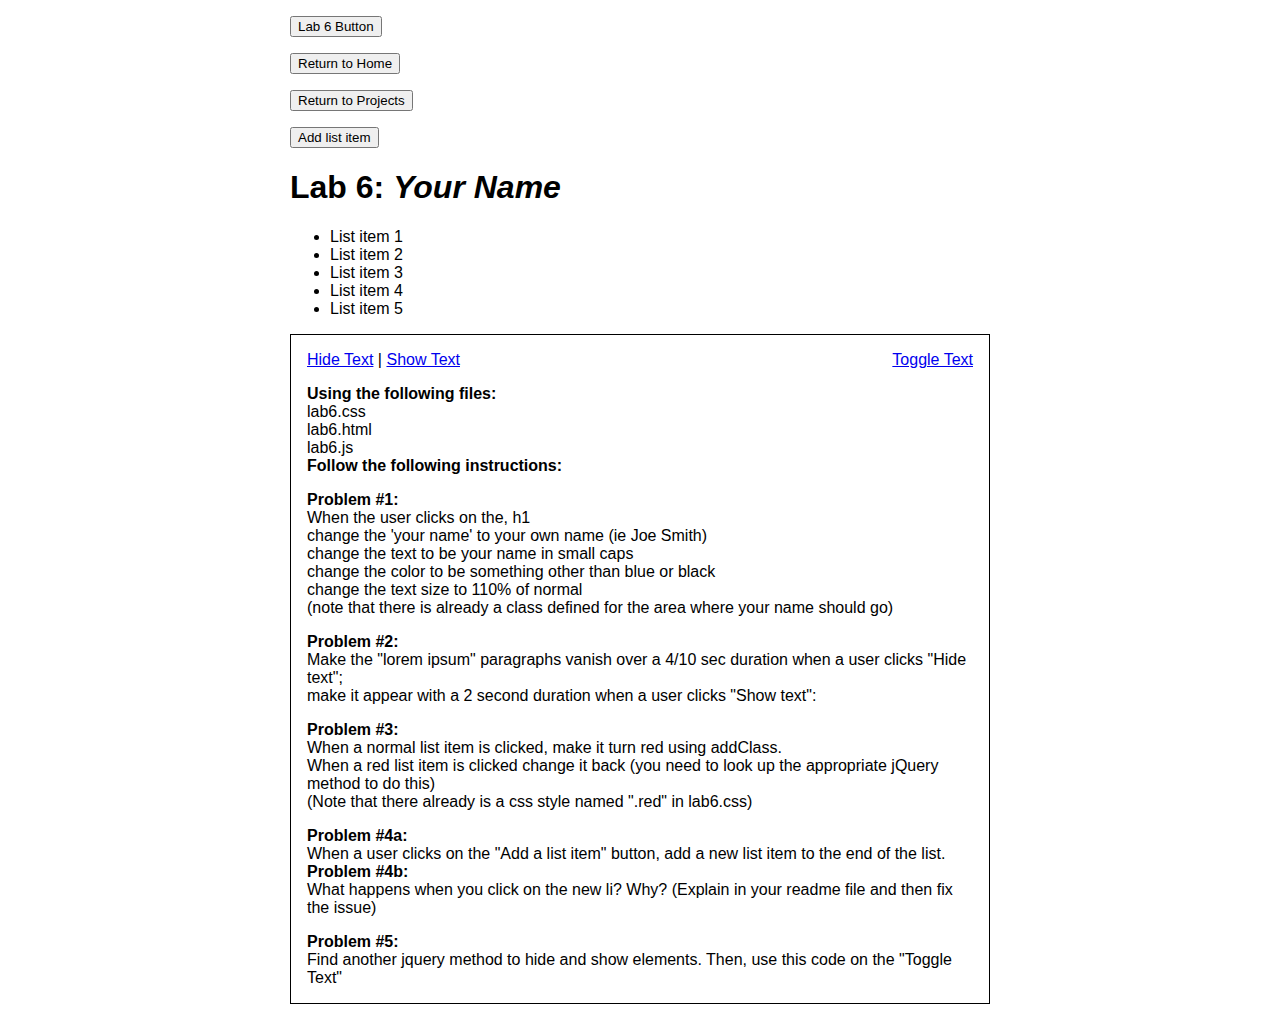
<file: Labs/ITWS1100-lab6-jQuery/lab6.html>
<!DOCTYPE html>
<html lang="en">
  <head>
    <title>ITWS1100 Lab 6 : jQuery</title>
    <meta charset="UTF-8" />
    <meta viewport="width=device-width, initial-scale=1.0" />
    <script type="text/javascript" src="resources/jquery-3.6.1.min.js"></script>
    <script type="text/javascript" src="lab6.js"></script>
    <link rel="stylesheet" href="lab6.css" type="text/css" />
  </head>

  <body>
    <div id="bodyBlock">
      <p>
        <button type="button" id="labButton">Lab 6 Button</button>
      </p>
      <p>
        <form action = '../../index.html' class = "buttons">
          <button type = "Submit">Return to Home</button>
        </form>
      </p>
      <p>
        <form action = '../../pages/projects.html' class = "buttons">
          <button type = "Submit">Return to Projects</button>
        </form>
      </p>
      <p>
        <button type="button" id="AddListItem">Add list item</button>
      </p>
      <h1>Lab 6: <em class="myName">Your Name</em></h1>

      <ul id="labList">
        <li>List item 1</li>
        <li>List item 2</li>
        <li>List item 3</li>
        <li>List item 4</li>
        <li>List item 5</li>
      </ul>

      <div id="showHideBlock">
        <div id="showHideLinks">
          <a href="#" id="toggleText">Toggle Text</a>
          <a href="#" id="hideText">Hide Text</a> |
          <a href="#" id="showText">Show Text</a>
        </div>
        <p>
          <strong>Using the following files:<br></strong>
          lab6.css<br>
          lab6.html<br>
          lab6.js<br>
          <strong>Follow the following instructions:<br></strong>
        </p>
        <p>
          <strong>Problem #1:</strong><br>
          When the user clicks on the, h1<br>
          change the 'your name' to your own name (ie Joe Smith)<br>
          change the text to be your name in small caps<br>
          change the color to be something other than blue or black<br>
          change the text size to 110% of normal<br>
          (note that there is already a class defined for the area where your name should go)<br>
        </p>
        <p>
          <strong>Problem #2:</strong><br>
          Make the "lorem ipsum" paragraphs vanish over a 4/10 sec duration when a user clicks "Hide text";<br>
          make it appear with a 2 second duration when a user clicks "Show text":<br>
        </p>
        <p>
          <strong>Problem #3:</strong><br>
          When a normal list item is clicked, make it turn red using addClass.<br>
          When a red list item is clicked change it back (you need to look up the appropriate jQuery method to do this)<br>
          (Note that there already is a css style named ".red" in lab6.css)<br>
        </p>
        <p>
          <strong>Problem #4a:</strong><br> When a user clicks on the "Add a list item" button, add a new list item to the end of the list.<br>
          <strong>Problem #4b:</strong><br> What happens when you click on the new li?  Why? (Explain in your readme file and then fix the issue)<br>
        </p>
        <p>
          <strong>Problem #5:</strong><br>
          Find another jquery method to hide and show elements. Then, use this code on the "Toggle Text"
        </p>
      </div>
    </div>
  </body>
</html>
</file>
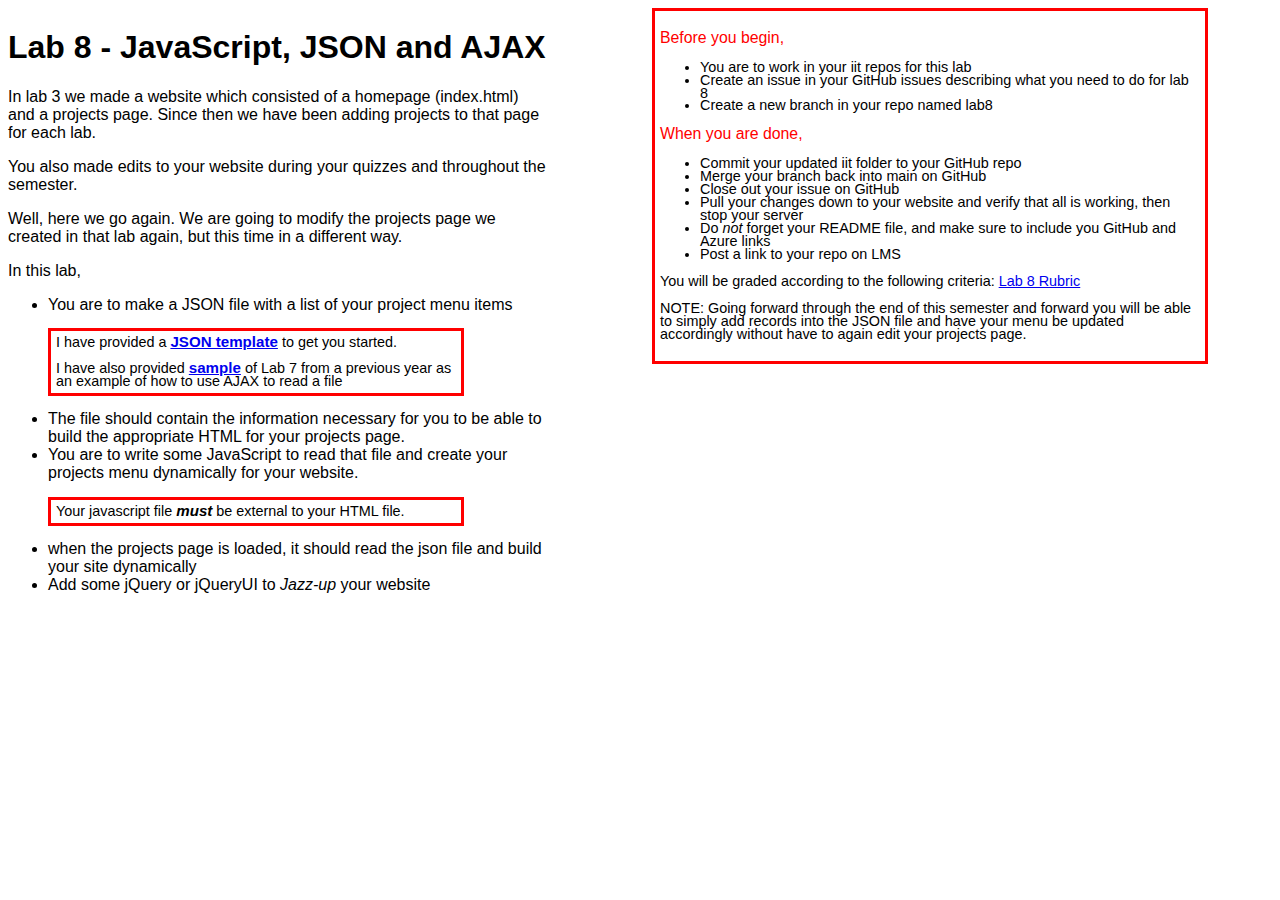
<file: Labs/ITWS1100-Lab8-JSONAJAX/lab8instructions.html>
<!doctype html>
<html>

<head>
   <meta name="description" content="">
   <meta name="viewport" content="width=device-width, initial-scale=1">
   <title>ITWS1100 - Lab 8</title>
   <style type="text/css">
      /*I have included the css here for convenience only*/

      body {
         font-family: helvetica;
         width: 1200px;
      }

      .noteThis {
         color: red;
         font-size: 110%;
      }

      .minor {
         line-height: 90% !important;
         font-size: 90% !important;
         border-style: solid;
         border-color: red;
         padding: 5px;
         text-align: left;
         width: 80%;
      }

      .minor strong {
         font-size: 105%;
      }

      .side1 {
         width: 45%;
         float: left;
         margin: auto;
      }

      .side2 {
         float: right;
         width: 45%;
      }
   </style>
</head>

<body>
   <div class="side1">
      <h1>Lab 8 - JavaScript, JSON and AJAX</h1>
      <p>In lab 3 we made a website which consisted of a homepage (index.html) and a projects page.
         Since then we have been adding projects to that page for each lab.</p>
      <p>You also made edits to your website during your quizzes and throughout the semester.</p>
      <p>Well, here we go again. We are going to modify the projects page we created in that lab again, but this time in
         a different way.</p>

      In this lab,
      <ul>
         <li>You are to make a JSON file with a list of your project menu items<br />
            <p class="minor">I have provided a <a href="lab8jsontemplate.json"><strong>JSON template</strong></a>
               to get you started.<br /><br />
               I have also provided <a href="Oldlab7/lab7 solved.html"><strong>sample</strong></a> of Lab 7 from a
               previous year as an example of how to use AJAX to read a file</p>
         </li>
         <li>The file should contain the information necessary for you to be able to build the appropriate HTML for your
            projects page.</li>
         <li>You are to write some JavaScript to read that file and create your projects menu dynamically for your
            website.
            <p class="minor">Your javascript file <strong><em>must</em></strong> be external to your HTML file.</p>
         </li>
         <li>when the projects page is loaded, it should read the json file and build your site dynamically</li>
         <li>Add some jQuery or jQueryUI to <em>Jazz-up</em> your website</li>
      </ul>
   </div>
   <div class="minor side2">
      <!-- <p class="noteThis">In order to test this file with Chrome when the website is loaded on your PC/Mac,
        you will need to run this from your localhost by starting your webserver and making sure the content is located on your local webserver (www/iit, htdocs/iit, etc)</p>
      <p>The reason for this has to do with the Same Origin Policy protection discused in class</p>
      <p>Also note that if you are using Brackets or VSCode Live Server, you may be able to test this in the integrated browser from them without running it from your local webserver.</p>
      </div> -->
      <!-- <p>While it may work with the command arguments discussed previously, you will not need these flags when running your site from your local AMP or RCS deployment.</p> -->
      <p class="noteThis">Before you begin,
      <ul>
         <li>You are to work in your iit repos for this lab</li>
         <li>Create an issue in your GitHub issues describing what you need to do for lab 8</li>
         <li>Create a new branch in your repo named lab8</li>
      </ul>
      </p>
      <p class="noteThis">When you are done,
      <ul>
         <li>Commit your updated iit folder to your GitHub repo</li>
         <li>Merge your branch back into main on GitHub</li>
         <li>Close out your issue on GitHub</li>
         <li>Pull your changes down to your website and verify that all is working, then stop your server</li>
         <li>Do <em>not</em> forget your README file, and make sure to include you GitHub and Azure links
         </li>
         <li>Post a link to your repo on LMS</li>
      </ul>
      </p>
      <p>You will be graded according to the following criteria:
         <a href="lab8rubric.txt">Lab 8 Rubric</a>
      </p>
      <p>NOTE: Going forward through the end of this semester and forward you will be able to simply add records into
         the JSON file and have your menu be updated accordingly without have to again edit your projects page.
      </p>



</body>

</html>
</file>
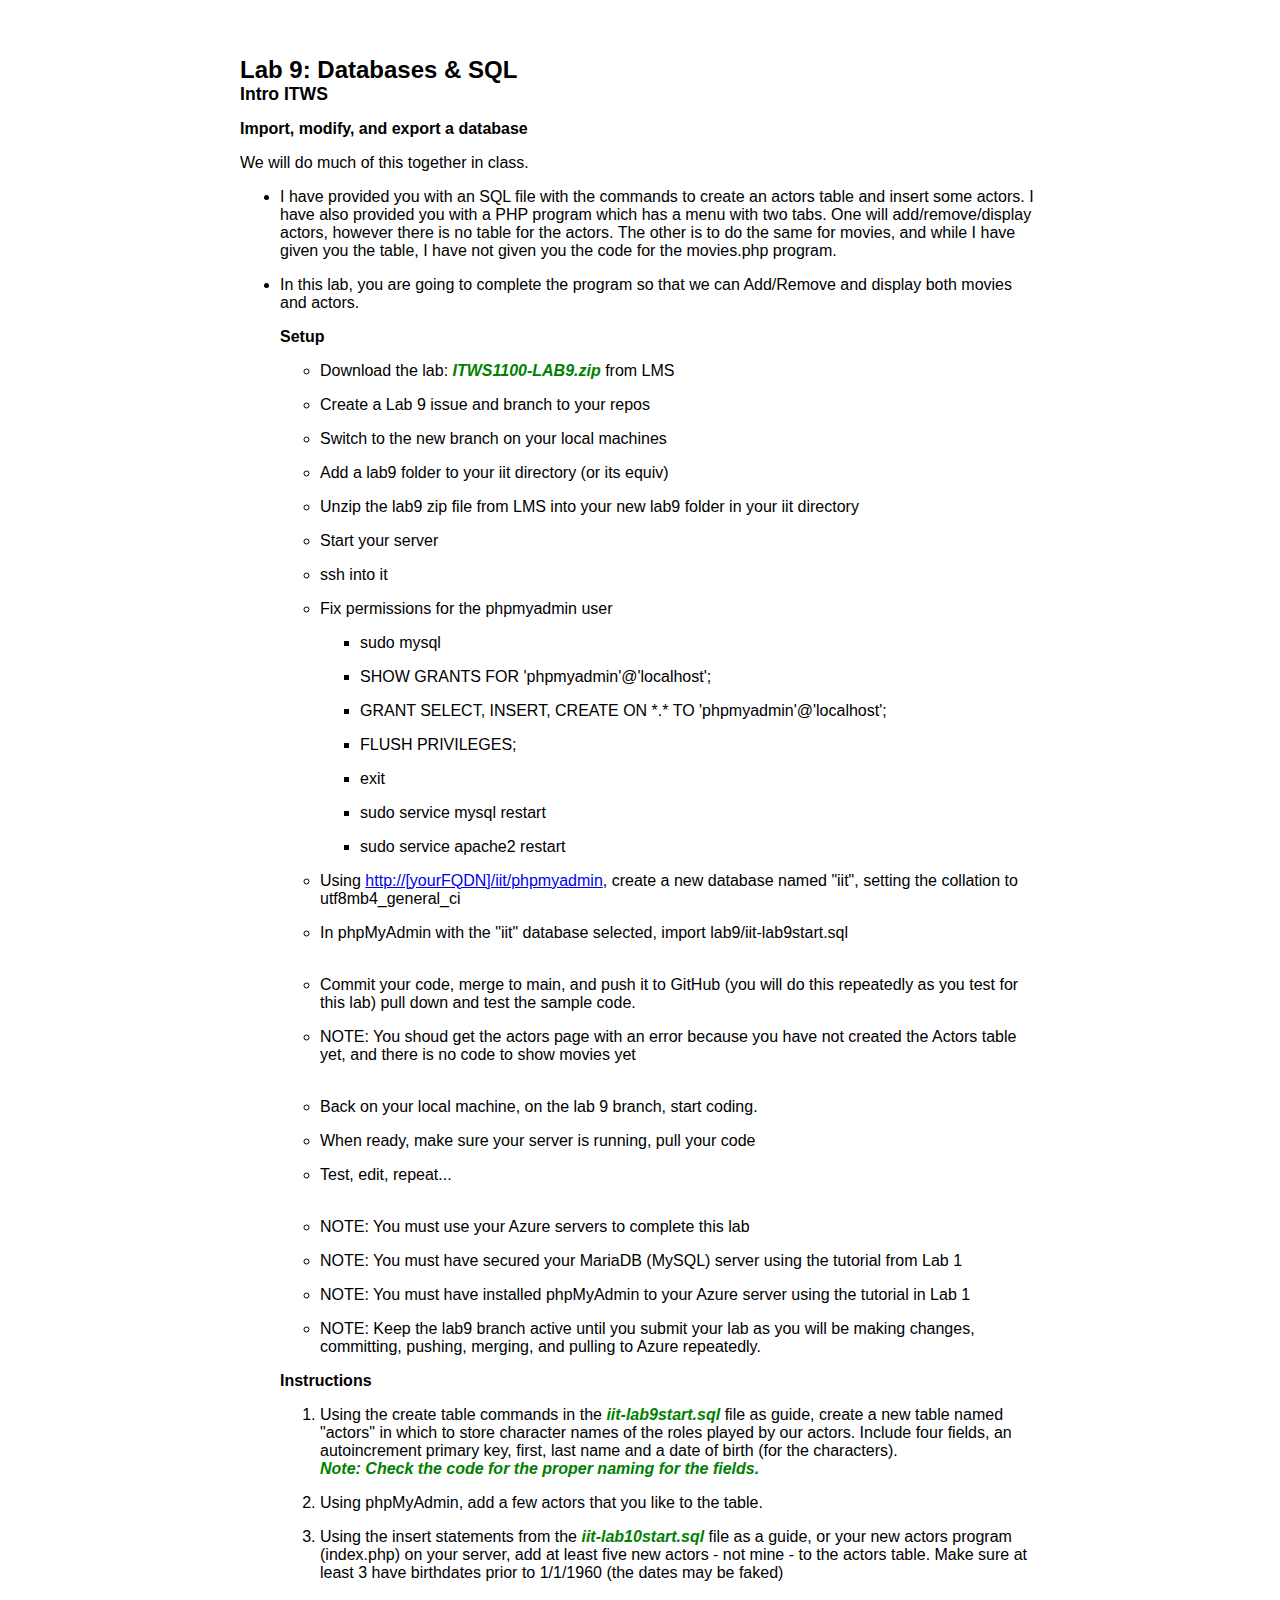
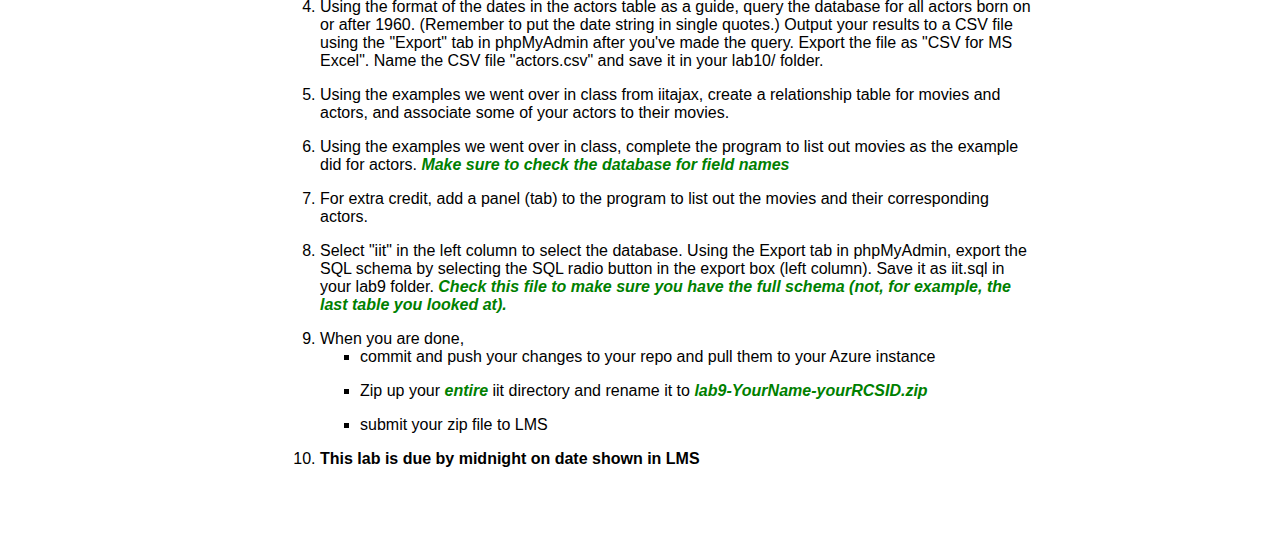
<file: Labs/ITWS1100-Lab9-PHP/Lab9Instructions.html>
<!doctype html>
<html lang="en">

<head>
   <meta charset-utf-8 />
   <title>Lab 9: Databases and SQL, Intro ITWS</title>
   <style type="text/css">
      body {
         font-family: Arial, Helvetica, sans-serif;
      }

      #content {
         margin: 0 auto;
         padding: 3em 2em;
         max-width: 800px;
      }

      h1 {
         font-size: 1.5em;
         margin: 0;
      }

      h2 {
         font-size: 1.1em;
         margin-top: 0;
      }

      h3 {
         font-size: 1em;
         margin-top: 0;
      }

      ol li {
         margin-bottom: 1em;
      }

      ul li {
         margin-bottom: 1em;
      }

      em {
         color: green;
         font-weight: bold;
      }
   </style>
</head>

<body>
   <div id="content">
      <h1>Lab 9: Databases &amp; SQL</h1>
      <h2>Intro ITWS</h2>

      <h3>Import, modify, and export a database</h3>

      <p>
         We will do much of this together in class.
      </p>

      <ul>
         <li>I have provided you with an SQL file with the commands to create an actors table and insert some actors. I
            have also provided you with a PHP program which has a menu with two tabs. One will add/remove/display
            actors, however there is no table for the actors. The other is to do the same for movies, and while I have
            given you the table, I have not given you the code for the movies.php program.</li>
         <li>In this lab, you are going to complete the program so that we can Add/Remove and display both movies and
            actors.</li>
         <!-- <li> -->
         <h3>Setup</h3>
         <ul>
            <li>Download the lab: <em>ITWS1100-LAB9.zip</em> from LMS</li>
            <li>Create a Lab 9 issue and branch to your repos</li>
            <li>Switch to the new branch on your local machines</li>
            <li>Add a lab9 folder to your iit directory (or its equiv)</li>
            <li>Unzip the lab9 zip file from LMS into your new lab9 folder in your iit directory</li>
            <li>Start your server</li>
            <li>ssh into it</li>
            <li>Fix permissions for the phpmyadmin user</li>
            <ul>
               <li>sudo mysql</li>
               <li>SHOW GRANTS FOR 'phpmyadmin'@'localhost';</li>
               <li>GRANT SELECT, INSERT, CREATE ON *.* TO 'phpmyadmin'@'localhost';</li>
               <li>FLUSH PRIVILEGES;</li>
               <li>exit</li>
               <li>sudo service mysql restart</li>
               <li>sudo service apache2 restart</li>
            </ul>
            <li>Using <a href="#">http://[yourFQDN]/iit/phpmyadmin</a>, create a new database named "iit",
               setting the collation to utf8mb4_general_ci</li>
            <li>In phpMyAdmin with the "iit" database selected, import lab9/iit-lab9start.sql</li>
            <br />
            <li>Commit your code, merge to main, and push it to GitHub (you will do this repeatedly as you test
               for this lab) pull down and test the sample code.</li>
            <li>NOTE: You shoud get the actors page with an error because you have not created the Actors table
               yet, and there is no code to show movies yet</li>
            <br />
            <li>Back on your local machine, on the lab 9 branch, start coding.</li>
            <li>When ready, make sure your server is running, pull your code</li>
            <li>Test, edit, repeat...</li>
            <br />
            <li>NOTE: You must use your Azure servers to complete this lab</li>
            <li>NOTE: You must have secured your MariaDB (MySQL) server using the tutorial from Lab 1</li>
            <li>NOTE: You must have installed phpMyAdmin to your Azure server using the tutorial in Lab 1</li>
            <li>NOTE: Keep the lab9 branch active until you submit your lab as you will be making changes,
               committing, pushing, merging, and pulling to Azure repeatedly.</li>
            <!-- </li> -->
         </ul>

         <h3>Instructions</h3>
         <ol>
            <li>
               Using the create table commands in the <em>iit-lab9start.sql</em> file as guide,
               create a new table named "actors" in which to store character
               names of the roles played by our actors. Include four fields, an
               autoincrement primary key, first, last name and a date of birth (for the characters). <br /><em>Note:
                  Check the code for the proper naming for the fields.</em>
            </li>
            <li>Using phpMyAdmin, add a few actors that you like to the table. </li>
            <li>
               Using the insert statements from the <em>iit-lab10start.sql</em> file as a guide, or your new actors
               program (index.php) on your server, add at least five new actors - not mine - to
               the actors table. Make sure at least 3 have birthdates
               prior to 1/1/1960 (the dates may be faked)
            </li>
            <li>
               Using the format of the dates in the actors table as a guide,
               query the database for all actors born on or after 1960. (Remember to put the date string in single
               quotes.) Output your results to a CSV file using the "Export" tab in phpMyAdmin after you've made the
               query. Export the file as "CSV for MS Excel". Name the CSV file "actors.csv" and save it in your
               lab10/ folder.
            </li>
            <li>
               Using the examples we went over in class from iitajax, create a relationship table for movies and
               actors, and associate some of your actors to their movies.
            </li>
            <li>
               Using the examples we went over in class, complete the program to list out movies as the example did
               for actors. <em>Make sure to check the database for field names</em>
            </li>
            <li>
               For extra credit, add a panel (tab) to the program to list out the movies and their corresponding
               actors.
            </li>
            <li>
               Select "iit" in the left column to select the database.
               Using the Export tab in phpMyAdmin, export the SQL schema by
               selecting the SQL radio button in the export box (left column).
               Save it as iit.sql in your lab9 folder. <em>Check this file to
                  make sure you have the full schema (not, for example, the
                  last table you looked at).</em>
            </li>
            <li>
               When you are done,
               <ul>
                  <li>commit and push your changes to your repo and pull them to your Azure instance</li>
                  <li>Zip up your <em>entire</em> iit directory and rename it to <em>lab9-YourName-yourRCSID.zip</em>
                  </li>
                  <li>submit your zip file to LMS</li>
               </ul>
            </li>
            <li><strong>This lab is due by midnight on date shown in LMS</strong></li>
         </ol>
         </li>
      </ul>


   </div>
</body>

</html>
</file>
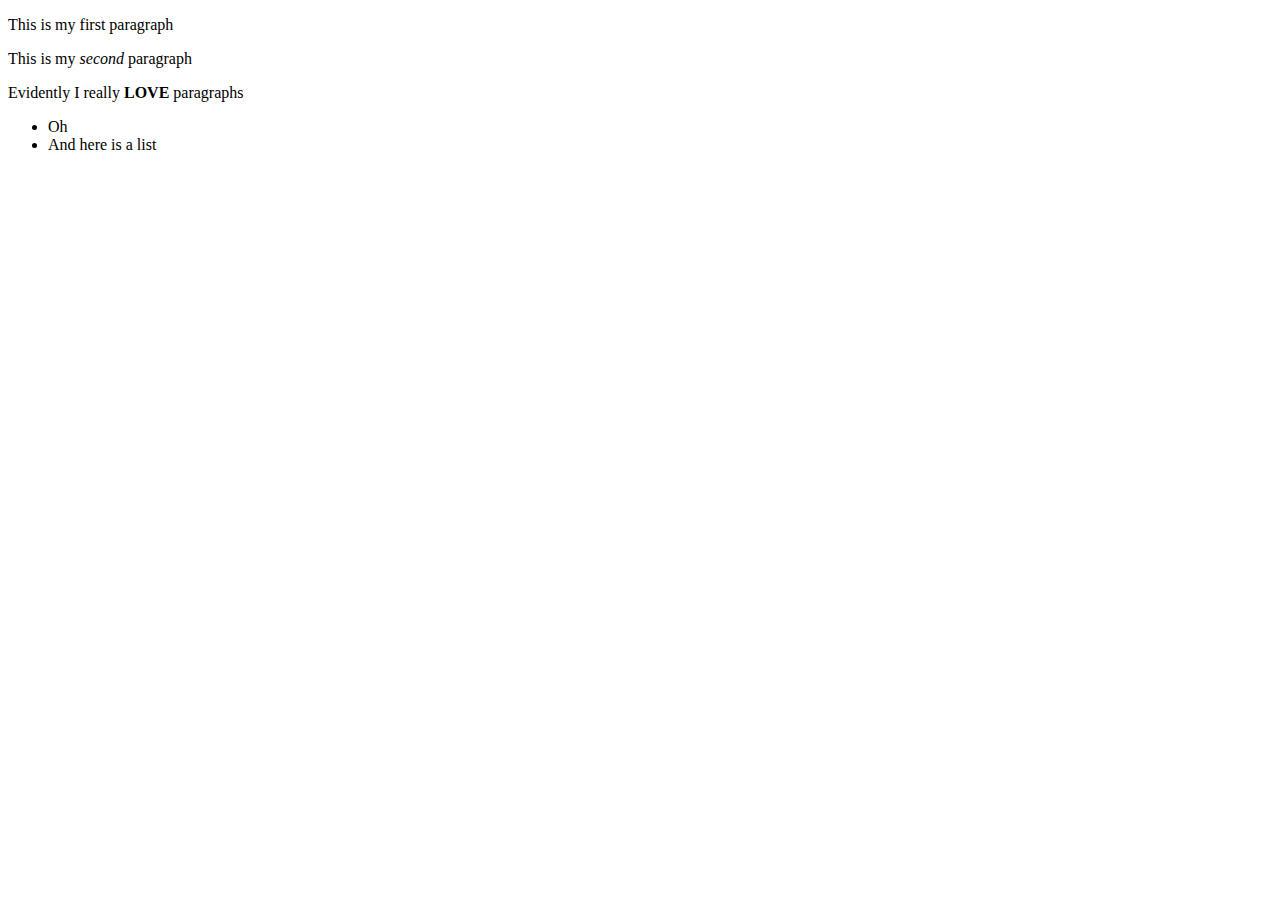
<file: Labs/ITWS1100-Lab03-PersonalWebsite/itws1100-lab03/iit-html5-template.html>
<!DOCTYPE html>
<html lang="en">

<head>
   <meta charset="UTF-8">
   <title>Document</title>
</head>

<body>
   <!-- Here is where our webpage content goes -->
   <section class="beginning">
      <p>This is my first paragraph</p>
      <p>This is my <em>second</em> paragraph</p>
      <p>Evidently I really <strong>LOVE</strong> paragraphs</p>
      <ul>
         <li>Oh</li>
         <li>And here is a list</li>
      </ul>
   </section>
</body>

</html>
</file>
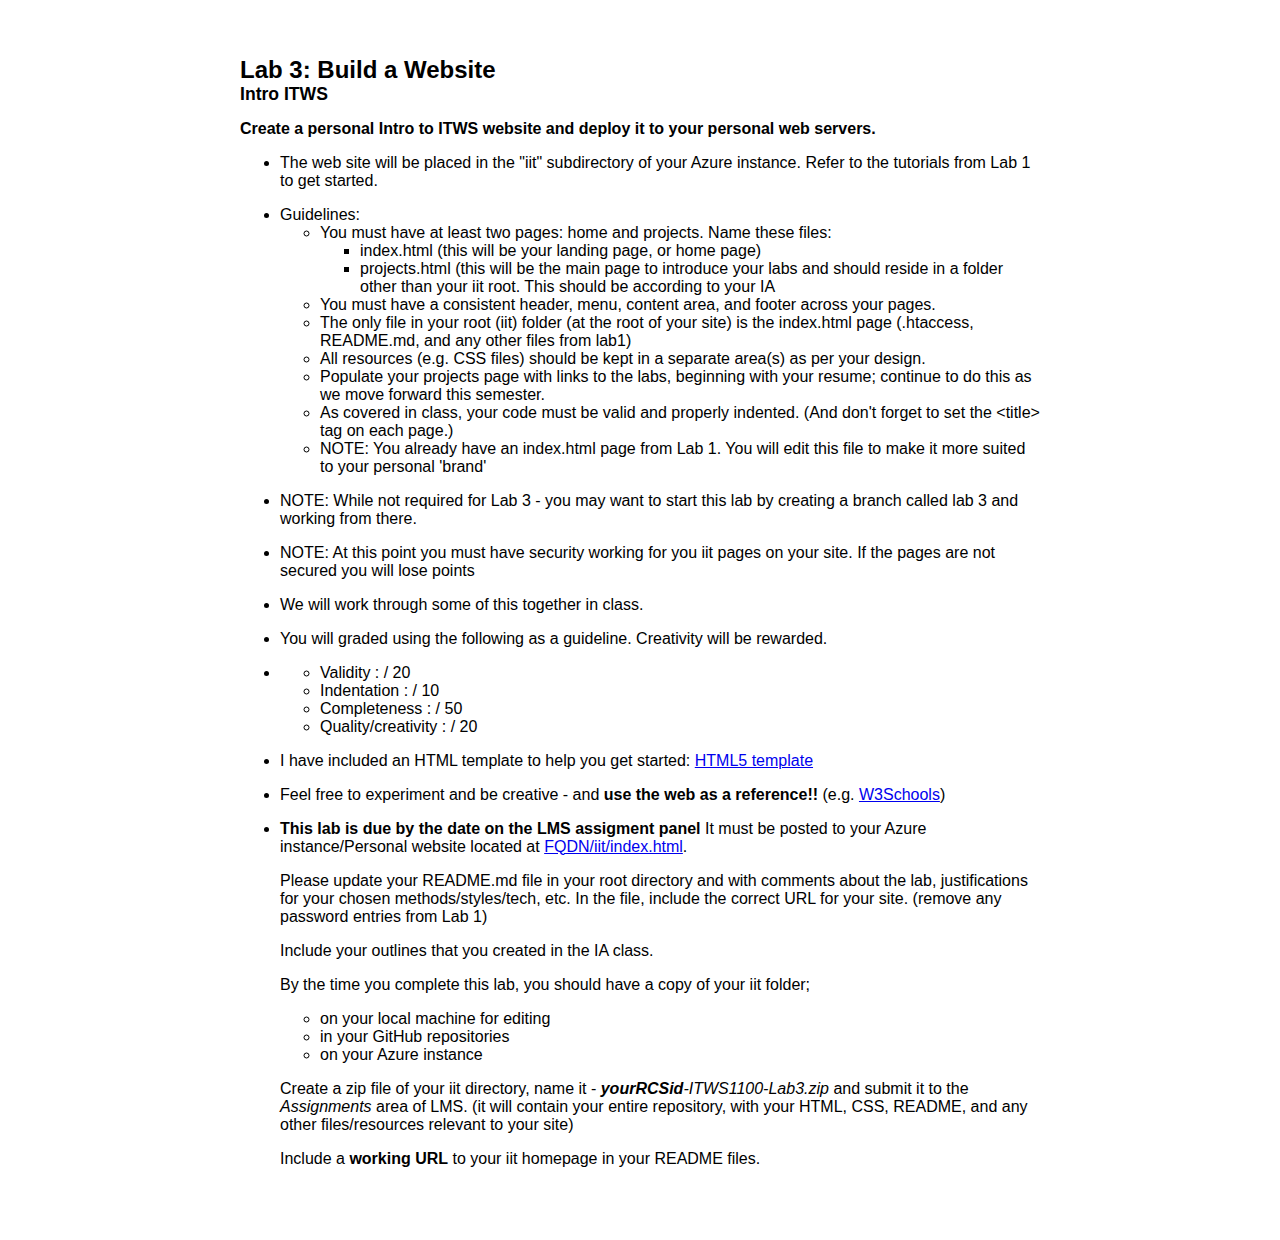
<file: Labs/ITWS1100-Lab03-PersonalWebsite/itws1100-lab03/Intro ITWS - Lab 3 - Website - Instructions.html>
<!DOCTYPE html>
<html lang="en">

<head>
   <title>Lab 3: Building a Website, Intro ITWS</title>
   <meta charset="UTF-8">
   <style type="text/css">
      body {
         font-family: Arial, Helvetica, sans-serif;
      }

      #content {
         margin: 0 auto;
         padding: 3em 2em;
         max-width: 800px;
      }

      h1 {
         font-size: 1.5em;
         margin: 0;
      }

      h2 {
         font-size: 1.1em;
         margin-top: 0;
      }

      h3 {
         font-size: 1em;
         margin-top: 0;
      }

      ol li {
         margin-bottom: 1em;
      }

      ul li {
         margin-bottom: 1em;
      }

      ul li li {
         margin-bottom: 0;
      }
   </style>
</head>

<body>
   <div id="content">
      <h1>Lab 3: Build a Website</h1>
      <h2>Intro ITWS</h2>

      <h3>Create a personal Intro to ITWS website and deploy it to your personal web servers.</h3>

      <ul>
         <li>
            The web site will be placed in the "iit" subdirectory of your Azure instance. Refer to the tutorials from
            Lab 1 to get started.
         </li>
         <li>
            Guidelines:
            <ul>
               <li>
                  You must have at least two pages: home and projects.
                  Name these files:
                  <ul>
                     <li>index.html (this will be your landing page, or home page)</li>
                     <li>projects.html (this will be the main page to introduce your labs and should reside in a folder
                        other than your iit root. This should be according to your IA</li>
                  </ul>
               </li>
               <li>
                  You must have a consistent header, menu, content area, and footer across your pages.
               </li>
               <li>The only file in your root (iit) folder (at the root of your site) is the index.html page (.htaccess,
                  README.md, and any other files from lab1)</li>
               <li>
                  All resources (e.g. CSS files) should be kept in a separate area(s) as per your design.
               </li>
               <li>
                  Populate your projects page with links to the labs,
                  beginning with your resume; continue to do this as we move forward this semester.
               </li>
               <li>
                  As covered in class, your code must be valid and properly indented. (And
                  don't forget to set the &lt;title&gt; tag on each page.)
               </li>
               <li>NOTE: You already have an index.html page from Lab 1. You will edit this file to make it more suited
                  to your personal &apos;brand&apos;</li>
            </ul>
         </li>
         <li>NOTE: While not required for Lab 3 - you may want to start this lab by creating a branch called lab 3 and
            working from there.</li>
         <li>NOTE: At this point you must have security working for you iit pages on your site. If the pages are not
            secured you will lose points</li>
         <li>
            We will work through some of this together in class.
         </li>
         <li>
            You will graded using the following as a guideline. Creativity will be rewarded.
         </li>
         <li>
            <ul>
               <li>Validity : / 20</li>
               <li>Indentation : / 10 </li>
               <li>Completeness : / 50</li>
               <li>Quality/creativity : / 20</li>
            </ul>
         </li>
         <li>
            I have included an HTML template to help you get started: <a href="iit-html5-template.html">HTML5
               template</a>
         </li>
         <li>
            Feel free to experiment and be creative - and <strong>use the web
               as a reference!!</strong> (e.g. <a href="http://www.w3schools.com">W3Schools</a>)
         </li>
         <li>
            <p>
               <strong>This lab is due by the date on the LMS assigment panel</strong>
               It must be posted to your Azure instance/Personal website located at <a href="#">FQDN/iit/index.html</a>.
            </p>

            <p>Please update your README.md file in your root directory and with comments
               about the lab, justifications for your chosen methods/styles/tech, etc. In the file, include the correct
               URL for your site. (remove any password entries from Lab 1)
            </p>
            <p>Include your outlines that you created in the IA class.</p>
            <p>By the time you complete this lab, you should have a copy of your iit folder;</p>
            <ul>
               <li>on your local machine for editing</li>
               <li>in your GitHub repositories</li>
               <li>on your Azure instance</li>
            </ul>

            <p>
               Create a zip file of your iit directory, name it - <em><strong>yourRCSid</strong>-ITWS1100-Lab3.zip</em>
               and submit it to the <em>Assignments</em> area of LMS. (it will contain your entire repository, with your
               HTML, CSS, README, and any other files/resources relevant to your site)

            <p>Include a <strong>working URL</strong></a> to your iit homepage in your README files.
            </p>
         </li>
      </ul>


   </div>
</body>

</html>
</file>
<file: css/index.css>
* {
  font-family: Arial, Helvetica, sans-serif;
  width: 100%;
  margin: 0;
  padding: 0;
  box-sizing: border-box;
  scroll-behavior: smooth;
}

body{
  min-height: 100vh;
  background-size: cover;
  background-position: center;
  background-color: whitesmoke;
}
/* Navigation Section */

#navigation {
  position: fixed;
  top:0;
  left:0;
  width: 100%;
  padding: 1em 5em;
  display: flex;
  justify-content: space-between;
  align-items: center;
  z-index: 100;
  background-color: #202A44;
}
.name {
  font-size: 2.5em;
  color: white;
  text-decoration: none;
  font-weight: 700;
}

.navbar a{
  position: relative;
  font-size: 1.4em;
  color: white;
  font-weight: 500;
  text-decoration: none;
  margin-left: 1.5em;
}

.navbar a::before{
  content: "";
  position: absolute;
  top: 100%;
  left:0;
  width: 0;
  height: 0.125em;
  background: white;
  transition: .3s;
}

.navbar a:hover::before{ 
  width:100%;
}

/* About Section */

#aboutContainer {
  display: flex;
  flex-direction: column;
  padding-top: 4em;
  padding-bottom: 4em;
  width: 100%;  
}

#about {
  width: 80%;
  display: block;
  margin: auto;
  padding-top: 40px;
}

#aboutSection{
  float: left;
  width: 55%;
}

.links img{
  width: 30px;
  height: auto;
}
#imgSection{
  float: right;
  width: 40%;
  margin: auto;
}
#imgSection img{
  display: block;
  width: 100%;
  max-width: 35em;
  height: auto;
  border-radius: 50%;
  margin: auto;
}

#aboutSection .title{
  font-size: 1.75em;
}

#aboutSection h3{
  margin-top: 20px;
  font-size: 1.5em;
  color: #5d5d5d;
}

#aboutSection p{
  margin-top: 10px;
  font-family: sans-serif;
  font-size: 1.25em;
  line-height: 1.5;
}

.moreButton{
  width: fit-content;
  margin-top: 30px;
  float: left;
}
.moreButton a{
  text-decoration: none;
  background-color: #3d3d3d;
  padding: 12px 40px;
  color: whitesmoke;
  font-size: 25px;
  letter-spacing: 1.5px;
  border-radius: 10px;

}
.moreButton a:hover{
  background-color: #202A44;
}

.links{
  float: left;
  width: fit-content;
  margin-top: 30px;
  margin-right: 140px;
}
.links img{
  margin-left: 30px;
}

/* Projects Section */

#projectsContainer {
  width: 100%;
  display: flex;
  flex-direction: row;
  align-items: center;
  padding: 2em 0;
}

#projects{
  display: flex;
  flex-direction: column;
  justify-content: center;
}

#projects h1{
  text-align: center;
  font-size: 3.5em;
  padding-bottom: 0.5em;
}

.allProjects{
  display: flex;
  flex-direction: row;
  justify-content: center;
  flex-wrap: wrap;
  gap: 4em;
}

.project {
  display: inline-flex;
  flex-direction: column;
  max-width: 25em;
  padding: 1em 2em 1em 2em;
  border: 4px solid #202A44 ;
  border-radius: 2rem;
  background: white;
  height: 40em;
}
.projImg{
  width: 90%;
  height: 90%;
  margin: auto;
}
.projImg img{
  width: 100%;
  border-radius: 2rem;
}

.buttons{
  padding-top: 1em;
  display: flex;
  justify-content: center;
}

.projButton, .demoButton{
  background-color: #3d3d3d;
  padding: 8px;
  width:fit-content;
  align-items: center;
  justify-content: center;
  border-radius: 8px;
  cursor: pointer;
  margin: auto;
  font-size: 16px;
  color:white;
}
.projButton:hover, .demoButton:hover{
  background-color: #202A44;
}

.project{
  text-align: center;
}

.project h2{
  font-size: 2em;
  padding-bottom: 0.5em;
}

.projectBlurb{
  padding-top: 0.5em;
  font-size: 1.25em;
}
</file>
<file: Labs/ITWS1100-Lab5-JavaScript/lab5.css>
/* Lab 5 CSS File 
   Did you notice that CSS comments are the same as 
   multi-line javascript comments? */

body {
   font-family: Arial, Helvetica, sans-serif;
}
#bodyBlock {
   width: 700px;
   margin: auto;
}
#output {
   margin: 1em 0;
   color: black;
   background-color: #fee;
   padding: 1em;
   border: 1px solid #ddd;
}
fieldset {
   padding-top: 1em;
}
.field {
   width: 120px;
   margin: 0 0.5em 0.5em 0;
   float: left;
   clear: left;
   text-align: right;
}
.value {
   margin: 0 0 0.5em 0;
}
#save {
   float: right;
}
textarea:focus {
   background: #fee;
}
input:focus {
   background: #fee;
}
.buttons {
   float: left;
   margin: 0px 2px 0px 2px
}
</file>
<file: Labs/ITWS1100-lab6-jQuery/lab6.css>
/* Lab 6 CSS File */
  
body {
  font-family: Arial, Helvetica, sans-serif; 
}
#bodyBlock {
  width: 700px;
  margin: auto;
}
#showHideBlock {
  padding: 1em 1em 0 1em;
  border: 1px solid black;
}
#showHideBlock p {
  margin: 0 0 1em 0; 
}
#showHideLinks {
  margin-bottom: 1em; 
}
#toggleText {
  display: block;
  float: right;
}
h1:hover {
  cursor: pointer; 
}
.red {
  color: red;
  background-color: transparent;
}
</file>
